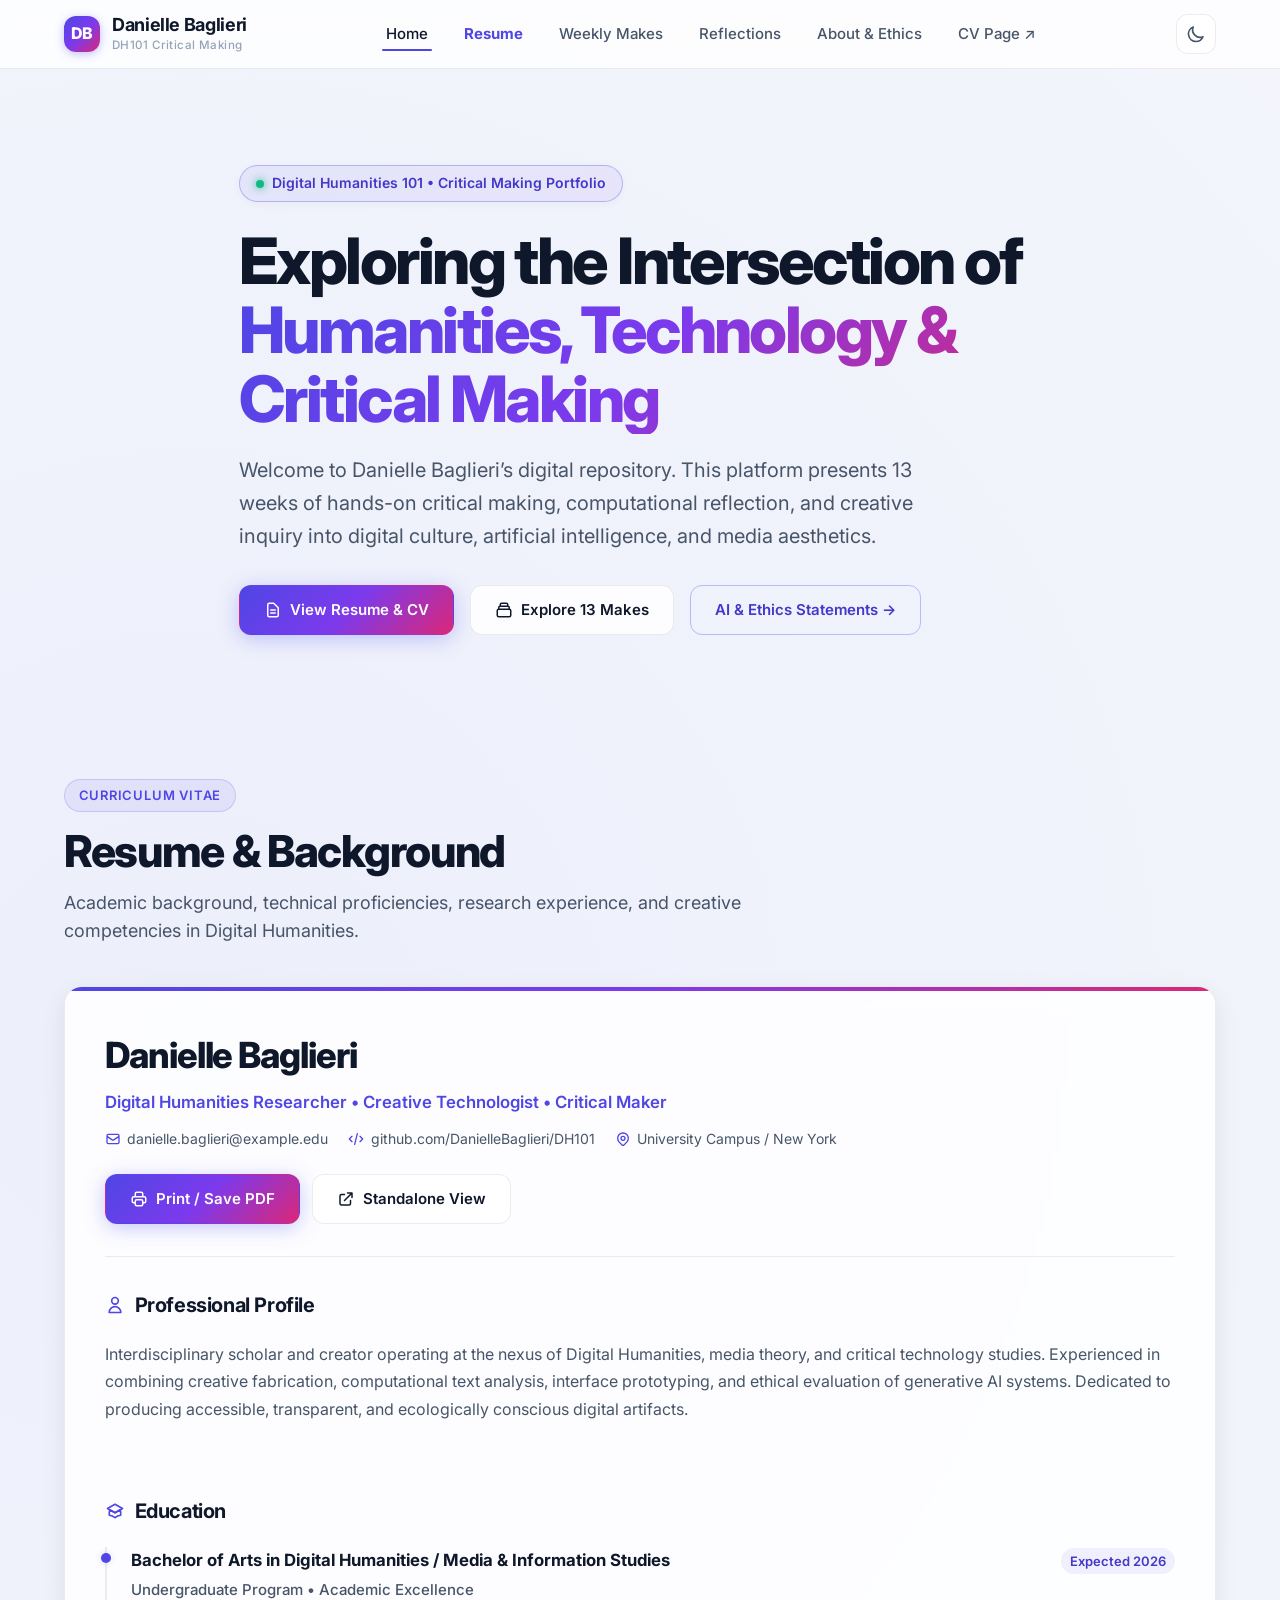
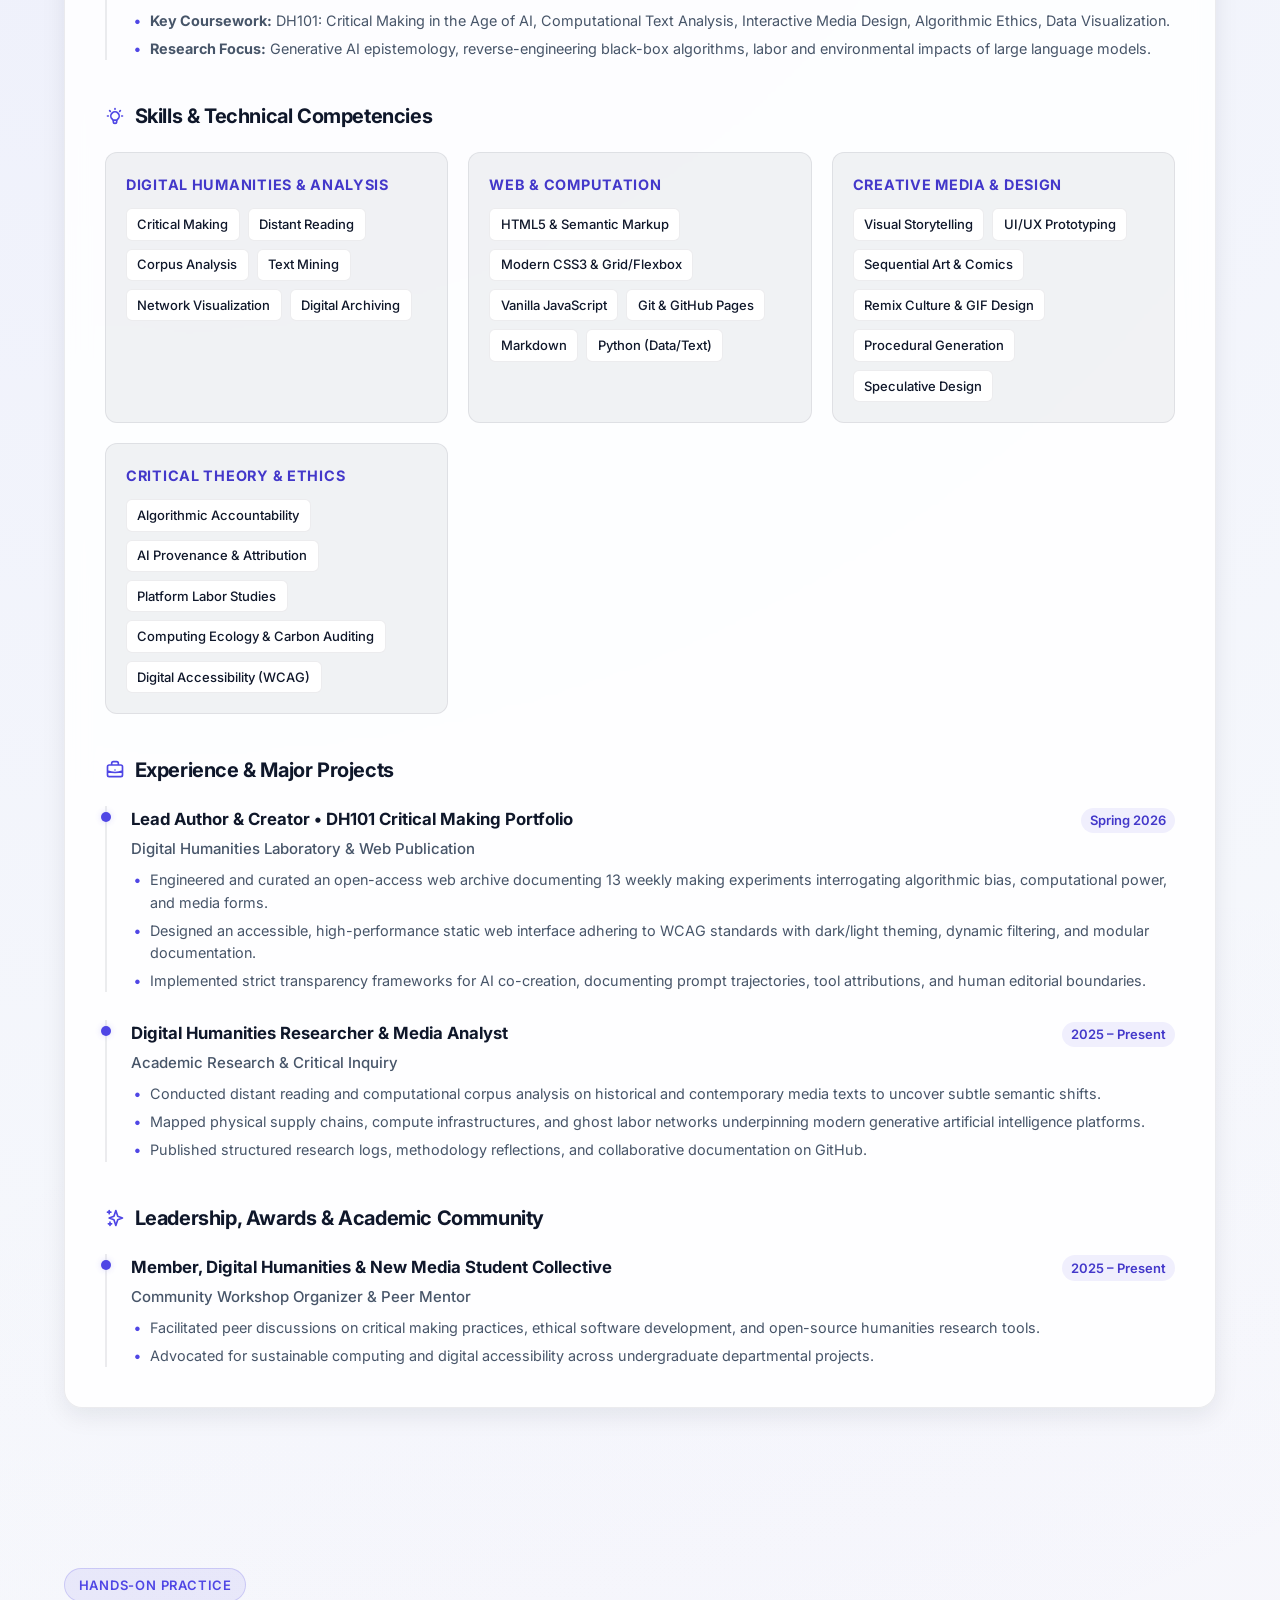
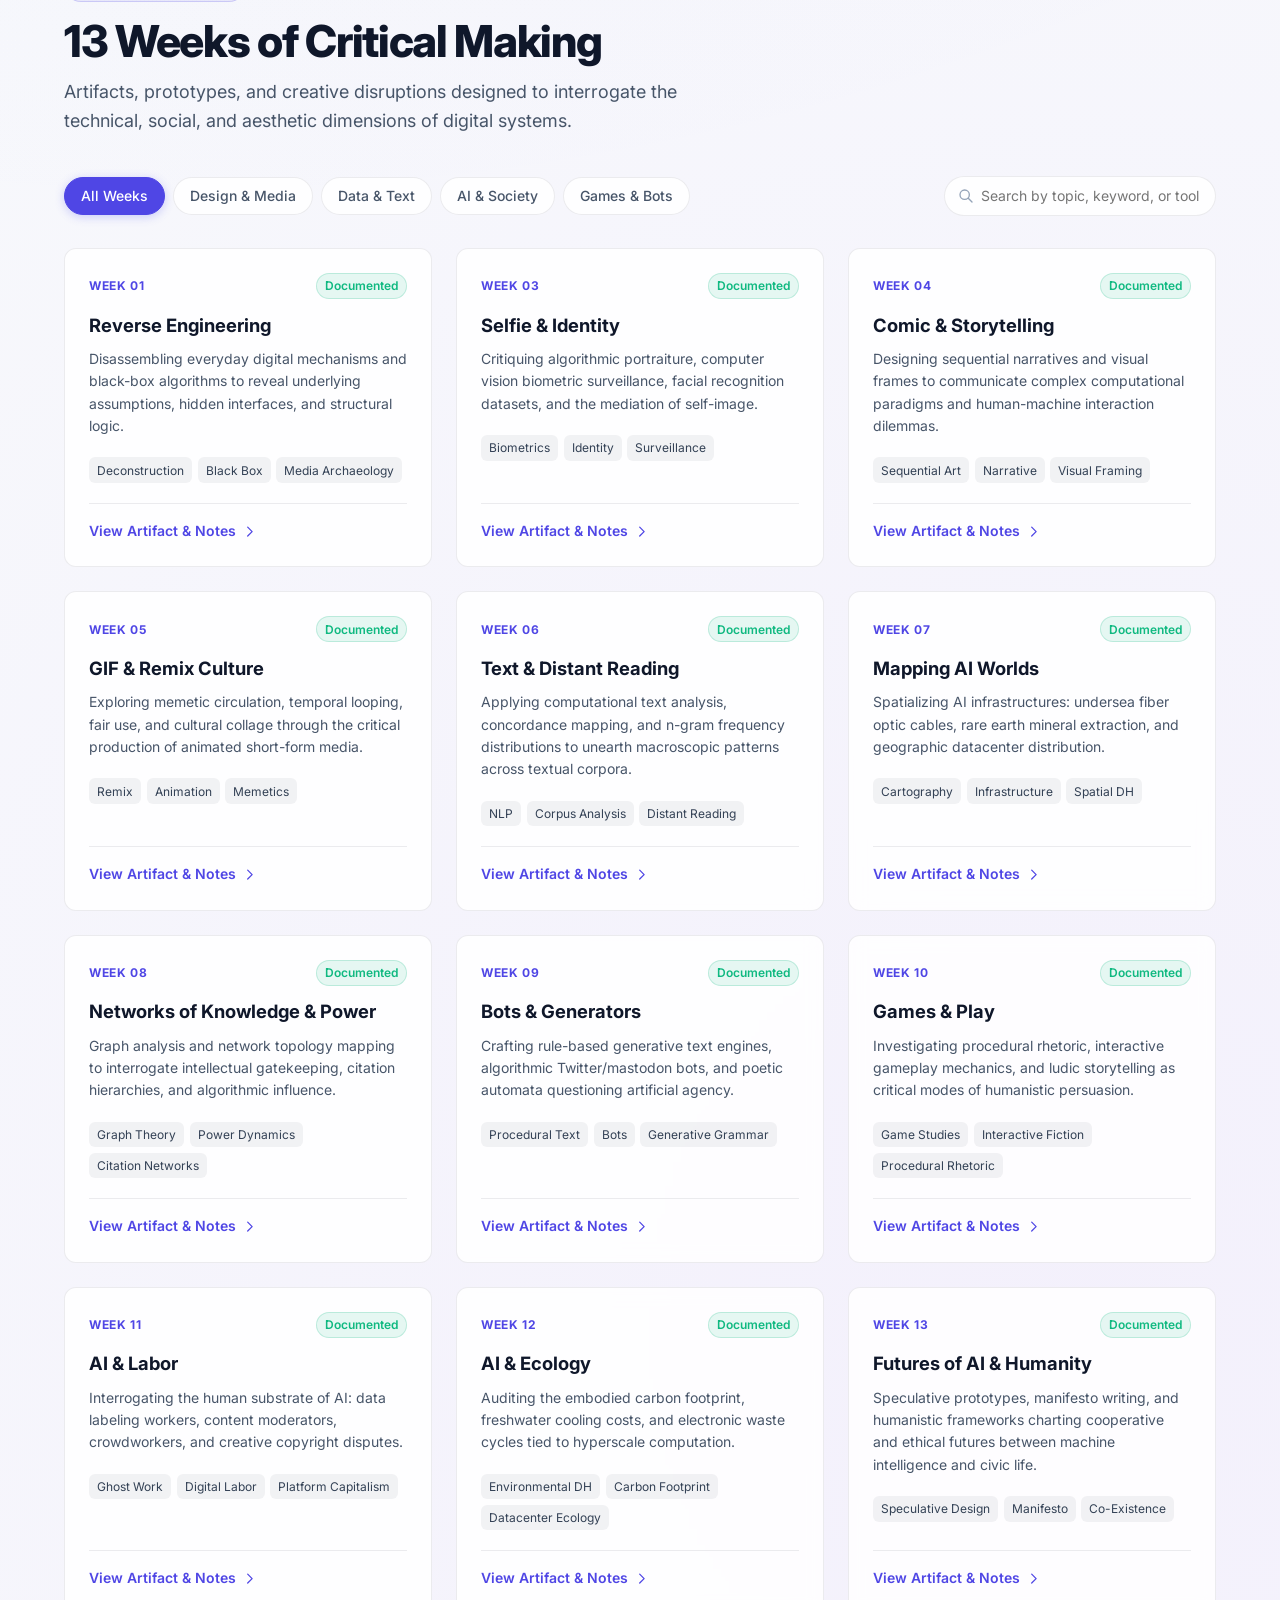
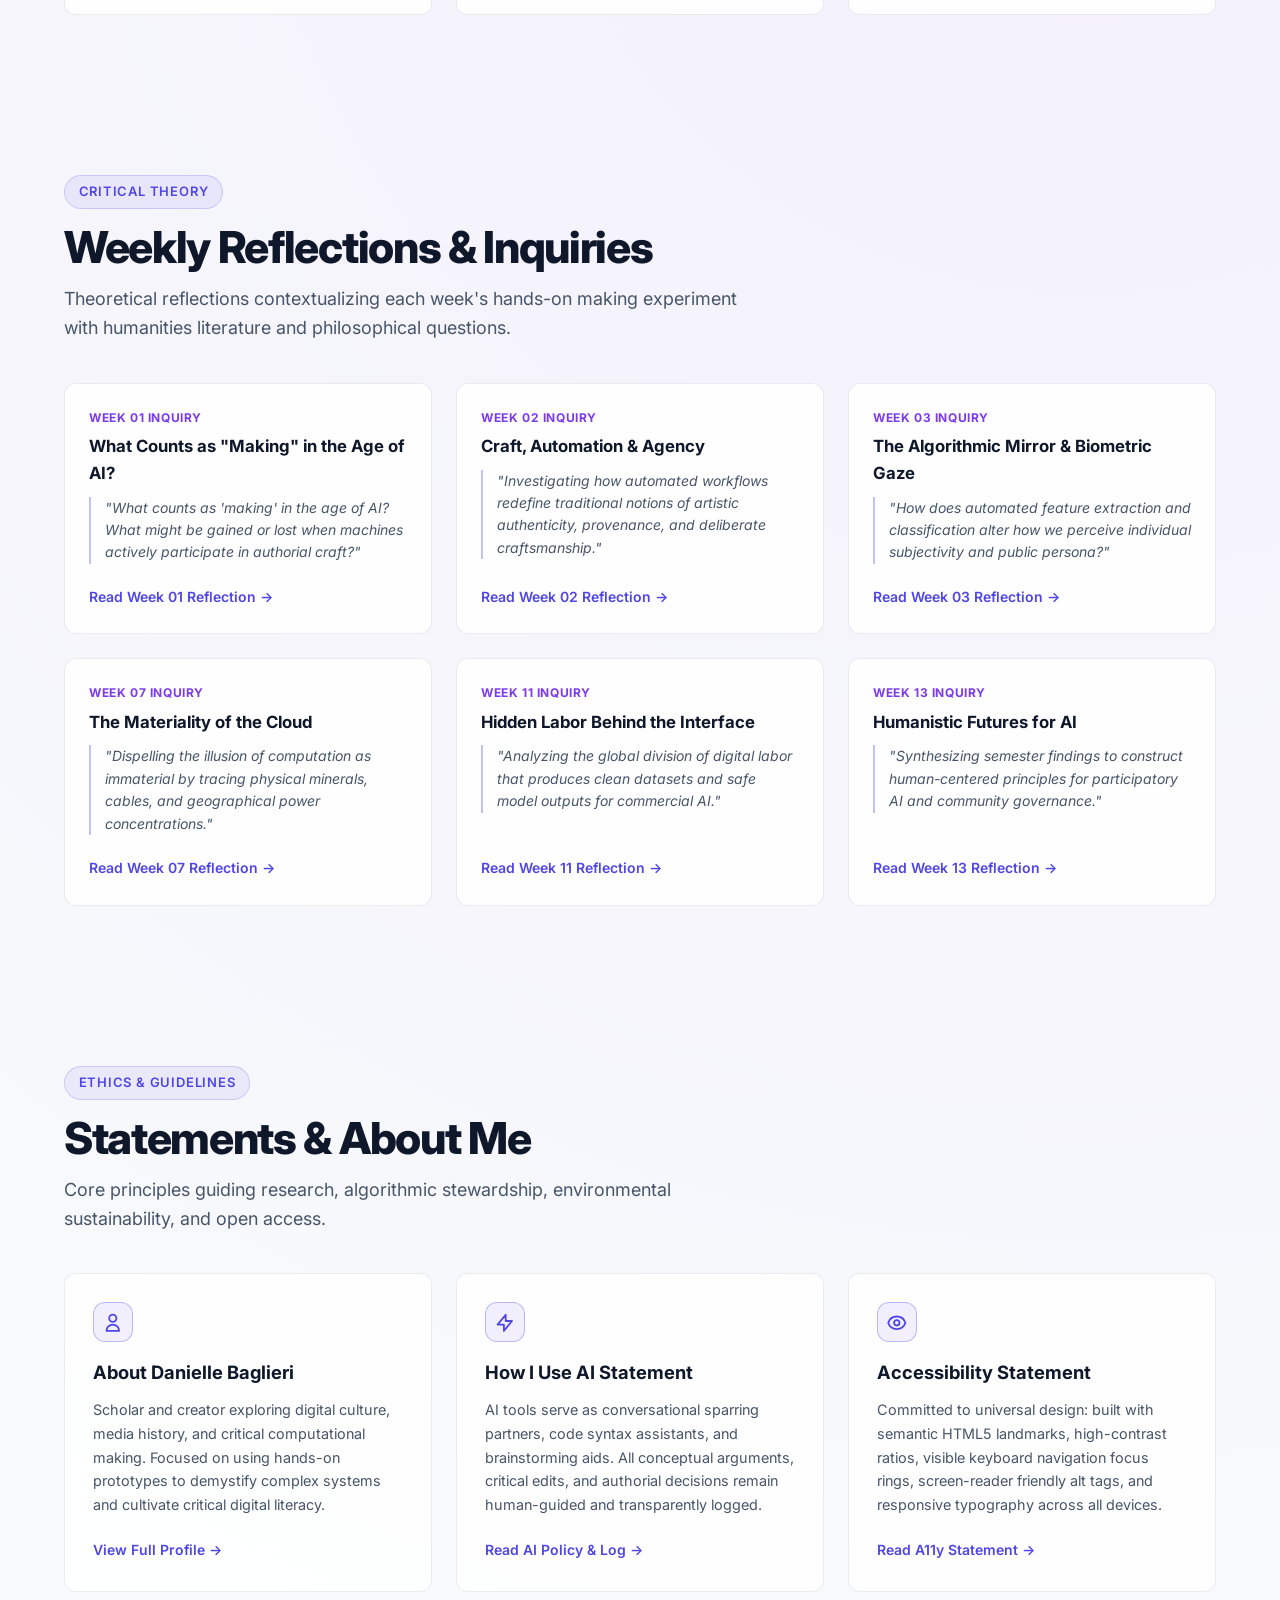
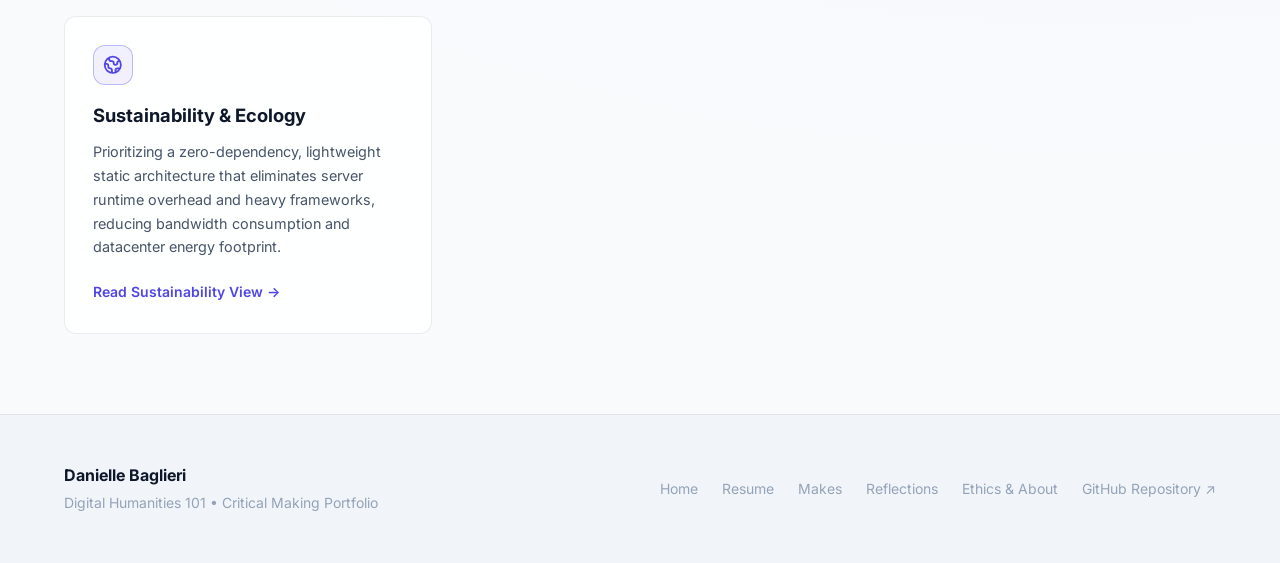
<file: index.html>
<!DOCTYPE html>
<html lang="en" data-theme="dark">
<head>
  <meta charset="UTF-8">
  <meta name="viewport" content="width=device-width, initial-scale=1.0">
  <meta name="description" content="Danielle Baglieri - Digital Humanities 101 Portfolio, Critical Making Projects, and Resume.">
  <meta name="author" content="Danielle Baglieri">
  <title>Danielle Baglieri | DH101 Portfolio & Resume</title>

  <!-- Google Fonts: Inter -->
  <link rel="preconnect" href="https://fonts.googleapis.com">
  <link rel="preconnect" href="https://fonts.gstatic.com" crossorigin>
  <link href="https://fonts.googleapis.com/css2?family=Inter:wght@400;500;600;700;800&family=JetBrains+Mono:wght@400;600&display=swap" rel="stylesheet">

  <!-- Core Stylesheet -->
  <link rel="stylesheet" href="css/style.css">
</head>
<body>

  <!-- Navigation Bar -->
  <header class="navbar">
    <div class="container navbar-inner">
      <a href="#hero" class="nav-brand" aria-label="Danielle Baglieri Homepage">
        <div class="nav-logo-mark">DB</div>
        <div class="nav-brand-text">
          <span class="nav-brand-name">Danielle Baglieri</span>
          <span class="nav-brand-tag">DH101 Critical Making</span>
        </div>
      </a>

      <nav>
        <ul class="nav-menu" id="nav-menu">
          <li><a href="#hero" class="nav-link active">Home</a></li>
          <li><a href="#resume" class="nav-link" style="color: var(--accent-primary); font-weight: 700;">Resume</a></li>
          <li><a href="#makes" class="nav-link">Weekly Makes</a></li>
          <li><a href="#reflections" class="nav-link">Reflections</a></li>
          <li><a href="#about" class="nav-link">About & Ethics</a></li>
          <li><a href="resume.html" class="nav-link" title="Open Standalone Printable Resume">CV Page ↗</a></li>
        </ul>
      </nav>

      <div class="nav-actions">
        <button id="theme-toggle" class="theme-toggle-btn" aria-label="Switch to light mode">
          <svg xmlns="http://www.w3.org/2000/svg" fill="none" viewBox="0 0 24 24" stroke="currentColor">
            <path stroke-linecap="round" stroke-linejoin="round" stroke-width="2" d="M12 3v1m0 16v1m9-9h-1M4 9H3m15.364 6.364l-.707-.707M6.343 6.343l-.707-.707m12.728 0l-.707.707M6.343 17.657l-.707.707M16 12a4 4 0 11-8 0 4 4 0 018 0z" />
          </svg>
        </button>

        <button id="mobile-menu-toggle" class="mobile-menu-toggle" aria-label="Toggle navigation menu" aria-expanded="false">
          <svg style="width: 1.25rem; height: 1.25rem;" fill="none" viewBox="0 0 24 24" stroke="currentColor">
            <path stroke-linecap="round" stroke-linejoin="round" stroke-width="2" d="M4 6h16M4 12h16M4 18h16" />
          </svg>
        </button>
      </div>
    </div>
  </header>

  <main>
    <!-- Hero Section -->
    <section class="section hero" id="hero">
      <div class="container hero-content">
        <div class="hero-badge">
          <span class="hero-badge-dot"></span>
          <span>Digital Humanities 101 • Critical Making Portfolio</span>
        </div>
        
        <h1 class="hero-title">
          Exploring the Intersection of <span class="gradient-text">Humanities, Technology & Critical Making</span>
        </h1>
        
        <p class="hero-description">
          Welcome to Danielle Baglieri’s digital repository. This platform presents 13 weeks of hands-on critical making, computational reflection, and creative inquiry into digital culture, artificial intelligence, and media aesthetics.
        </p>

        <div class="hero-actions">
          <a href="#resume" class="btn btn-primary">
            <svg fill="none" viewBox="0 0 24 24" stroke="currentColor">
              <path stroke-linecap="round" stroke-linejoin="round" stroke-width="2" d="M9 12h6m-6 4h6m2 5H7a2 2 0 01-2-2V5a2 2 0 012-2h5.586a1 1 0 01.707.293l5.414 5.414a1 1 0 01.293.707V19a2 2 0 01-2 2z" />
            </svg>
            View Resume & CV
          </a>
          <a href="#makes" class="btn btn-secondary">
            <svg fill="none" viewBox="0 0 24 24" stroke="currentColor">
              <path stroke-linecap="round" stroke-linejoin="round" stroke-width="2" d="M19 11H5m14 0a2 2 0 012 2v6a2 2 0 01-2 2H5a2 2 0 01-2-2v-6a2 2 0 012-2m14 0V9a2 2 0 00-2-2M5 11V9a2 2 0 012-2m0 0V5a2 2 0 012-2h6a2 2 0 012 2v2M7 7h10" />
            </svg>
            Explore 13 Makes
          </a>
          <a href="#about" class="btn btn-outline">
            AI & Ethics Statements →
          </a>
        </div>
      </div>
    </section>

    <!-- ======================================================================
         Resume Section
         ====================================================================== -->
    <section class="section" id="resume">
      <div class="container">
        <div class="section-header">
          <span class="section-tag">Curriculum Vitae</span>
          <h2 class="section-title">Resume & Background</h2>
          <p class="section-subtitle">
            Academic background, technical proficiencies, research experience, and creative competencies in Digital Humanities.
          </p>
        </div>

        <div class="resume-card" id="printable-resume">
          <!-- Resume Header Row -->
          <div class="resume-header-row">
            <div>
              <h3 class="resume-name">Danielle Baglieri</h3>
              <div class="resume-title-tag">Digital Humanities Researcher • Creative Technologist • Critical Maker</div>
              
              <div class="resume-contact-links">
                <span class="resume-contact-item">
                  <svg fill="none" viewBox="0 0 24 24" stroke="currentColor">
                    <path stroke-linecap="round" stroke-linejoin="round" stroke-width="2" d="M3 8l7.89 5.26a2 2 0 002.22 0L21 8M5 19h14a2 2 0 002-2V7a2 2 0 00-2-2H5a2 2 0 00-2 2v10a2 2 0 002 2z" />
                  </svg>
                  <a href="mailto:danielle.baglieri@example.edu" class="copy-email-btn" data-email="danielle.baglieri@example.edu" title="Click to copy email">danielle.baglieri@example.edu</a>
                </span>

                <span class="resume-contact-item">
                  <svg fill="none" viewBox="0 0 24 24" stroke="currentColor">
                    <path stroke-linecap="round" stroke-linejoin="round" stroke-width="2" d="M10 20l4-16m4 4l4 4-4 4M6 16l-4-4 4-4" />
                  </svg>
                  <a href="https://github.com/DanielleBaglieri/DH101" target="_blank" rel="noopener noreferrer">github.com/DanielleBaglieri/DH101</a>
                </span>

                <span class="resume-contact-item">
                  <svg fill="none" viewBox="0 0 24 24" stroke="currentColor">
                    <path stroke-linecap="round" stroke-linejoin="round" stroke-width="2" d="M17.657 16.657L13.414 20.9a1.998 1.998 0 01-2.827 0l-4.244-4.243a8 8 0 1111.314 0z" />
                    <path stroke-linecap="round" stroke-linejoin="round" stroke-width="2" d="M15 11a3 3 0 11-6 0 3 3 0 016 0z" />
                  </svg>
                  <span>University Campus / New York</span>
                </span>
              </div>
            </div>

            <!-- Resume Action Controls -->
            <div class="resume-action-buttons">
              <button id="print-resume-btn" class="btn btn-primary" title="Print this resume or save as PDF">
                <svg fill="none" viewBox="0 0 24 24" stroke="currentColor">
                  <path stroke-linecap="round" stroke-linejoin="round" stroke-width="2" d="M17 17h2a2 2 0 002-2v-4a2 2 0 00-2-2H5a2 2 0 00-2 2v4a2 2 0 002 2h2m2 4h6a2 2 0 002-2v-4a2 2 0 00-2-2H9a2 2 0 00-2 2v4a2 2 0 002 2zm8-12V5a2 2 0 00-2-2H9a2 2 0 00-2 2v4h10z" />
                </svg>
                Print / Save PDF
              </button>
              
              <a href="resume.html" class="btn btn-secondary" title="View standalone clean resume page">
                <svg fill="none" viewBox="0 0 24 24" stroke="currentColor">
                  <path stroke-linecap="round" stroke-linejoin="round" stroke-width="2" d="M10 6H6a2 2 0 00-2 2v10a2 2 0 002 2h10a2 2 0 002-2v-4M14 4h6m0 0v6m0-6L10 14" />
                </svg>
                Standalone View
              </a>
            </div>
          </div>

          <!-- Professional Summary -->
          <div class="resume-grid">
            <div>
              <h4 class="resume-section-heading">
                <svg fill="none" viewBox="0 0 24 24" stroke="currentColor">
                  <path stroke-linecap="round" stroke-linejoin="round" stroke-width="2" d="M16 7a4 4 0 11-8 0 4 4 0 018 0zM12 14a7 7 0 00-7 7h14a7 7 0 00-7-7z" />
                </svg>
                Professional Profile
              </h4>
              <p class="resume-summary-text">
                Interdisciplinary scholar and creator operating at the nexus of Digital Humanities, media theory, and critical technology studies. Experienced in combining creative fabrication, computational text analysis, interface prototyping, and ethical evaluation of generative AI systems. Dedicated to producing accessible, transparent, and ecologically conscious digital artifacts.
              </p>
            </div>

            <!-- Education -->
            <div>
              <h4 class="resume-section-heading">
                <svg fill="none" viewBox="0 0 24 24" stroke="currentColor">
                  <path stroke-linecap="round" stroke-linejoin="round" stroke-width="2" d="M12 14l9-5-9-5-9 5 9 5z" />
                  <path stroke-linecap="round" stroke-linejoin="round" stroke-width="2" d="M12 14l6.16-3.422a12.083 12.083 0 01.665 6.479A11.952 11.952 0 0012 20.055a11.952 11.952 0 00-6.824-2.998 12.078 12.078 0 01.665-6.479L12 14z" />
                </svg>
                Education
              </h4>
              <div class="resume-items">
                <div class="resume-item">
                  <div class="resume-item-top">
                    <span class="resume-item-title">Bachelor of Arts in Digital Humanities / Media & Information Studies</span>
                    <span class="resume-item-date">Expected 2026</span>
                  </div>
                  <div class="resume-item-subtitle">Undergraduate Program • Academic Excellence</div>
                  <ul class="resume-bullets">
                    <li><strong>Key Coursework:</strong> DH101: Critical Making in the Age of AI, Computational Text Analysis, Interactive Media Design, Algorithmic Ethics, Data Visualization.</li>
                    <li><strong>Research Focus:</strong> Generative AI epistemology, reverse-engineering black-box algorithms, labor and environmental impacts of large language models.</li>
                  </ul>
                </div>
              </div>
            </div>

            <!-- Skills Matrix -->
            <div>
              <h4 class="resume-section-heading">
                <svg fill="none" viewBox="0 0 24 24" stroke="currentColor">
                  <path stroke-linecap="round" stroke-linejoin="round" stroke-width="2" d="M9.663 17h4.673M12 3v1m6.364 1.636l-.707.707M21 12h-1M4 12H3m3.343-5.657l-.707-.707m2.828 9.9a5 5 0 117.072 0l-.548.547A3.374 3.374 0 0014 18.469V19a2 2 0 11-4 0v-.531c0-.895-.356-1.754-.988-2.386l-.548-.547z" />
                </svg>
                Skills & Technical Competencies
              </h4>

              <div class="skills-group-grid">
                <!-- Group 1 -->
                <div class="skill-category-card">
                  <div class="skill-category-title">
                    Digital Humanities & Analysis
                  </div>
                  <div class="skill-pills">
                    <span class="skill-pill">Critical Making</span>
                    <span class="skill-pill">Distant Reading</span>
                    <span class="skill-pill">Corpus Analysis</span>
                    <span class="skill-pill">Text Mining</span>
                    <span class="skill-pill">Network Visualization</span>
                    <span class="skill-pill">Digital Archiving</span>
                  </div>
                </div>

                <!-- Group 2 -->
                <div class="skill-category-card">
                  <div class="skill-category-title">
                    Web & Computation
                  </div>
                  <div class="skill-pills">
                    <span class="skill-pill">HTML5 & Semantic Markup</span>
                    <span class="skill-pill">Modern CSS3 & Grid/Flexbox</span>
                    <span class="skill-pill">Vanilla JavaScript</span>
                    <span class="skill-pill">Git & GitHub Pages</span>
                    <span class="skill-pill">Markdown</span>
                    <span class="skill-pill">Python (Data/Text)</span>
                  </div>
                </div>

                <!-- Group 3 -->
                <div class="skill-category-card">
                  <div class="skill-category-title">
                    Creative Media & Design
                  </div>
                  <div class="skill-pills">
                    <span class="skill-pill">Visual Storytelling</span>
                    <span class="skill-pill">UI/UX Prototyping</span>
                    <span class="skill-pill">Sequential Art & Comics</span>
                    <span class="skill-pill">Remix Culture & GIF Design</span>
                    <span class="skill-pill">Procedural Generation</span>
                    <span class="skill-pill">Speculative Design</span>
                  </div>
                </div>

                <!-- Group 4 -->
                <div class="skill-category-card">
                  <div class="skill-category-title">
                    Critical Theory & Ethics
                  </div>
                  <div class="skill-pills">
                    <span class="skill-pill">Algorithmic Accountability</span>
                    <span class="skill-pill">AI Provenance & Attribution</span>
                    <span class="skill-pill">Platform Labor Studies</span>
                    <span class="skill-pill">Computing Ecology & Carbon Auditing</span>
                    <span class="skill-pill">Digital Accessibility (WCAG)</span>
                  </div>
                </div>
              </div>
            </div>

            <!-- Experience & Academic Projects -->
            <div>
              <h4 class="resume-section-heading">
                <svg fill="none" viewBox="0 0 24 24" stroke="currentColor">
                  <path stroke-linecap="round" stroke-linejoin="round" stroke-width="2" d="M21 13.255A23.931 23.931 0 0112 15c-3.183 0-6.22-.62-9-1.745M16 6V4a2 2 0 00-2-2h-4a2 2 0 00-2 2v2m4 6h.01M5 20h14a2 2 0 002-2V8a2 2 0 00-2-2H5a2 2 0 00-2 2v10a2 2 0 002 2z" />
                </svg>
                Experience & Major Projects
              </h4>
              <div class="resume-items">
                <div class="resume-item">
                  <div class="resume-item-top">
                    <span class="resume-item-title">Lead Author & Creator • DH101 Critical Making Portfolio</span>
                    <span class="resume-item-date">Spring 2026</span>
                  </div>
                  <div class="resume-item-subtitle">Digital Humanities Laboratory & Web Publication</div>
                  <ul class="resume-bullets">
                    <li>Engineered and curated an open-access web archive documenting 13 weekly making experiments interrogating algorithmic bias, computational power, and media forms.</li>
                    <li>Designed an accessible, high-performance static web interface adhering to WCAG standards with dark/light theming, dynamic filtering, and modular documentation.</li>
                    <li>Implemented strict transparency frameworks for AI co-creation, documenting prompt trajectories, tool attributions, and human editorial boundaries.</li>
                  </ul>
                </div>

                <div class="resume-item">
                  <div class="resume-item-top">
                    <span class="resume-item-title">Digital Humanities Researcher & Media Analyst</span>
                    <span class="resume-item-date">2025 – Present</span>
                  </div>
                  <div class="resume-item-subtitle">Academic Research & Critical Inquiry</div>
                  <ul class="resume-bullets">
                    <li>Conducted distant reading and computational corpus analysis on historical and contemporary media texts to uncover subtle semantic shifts.</li>
                    <li>Mapped physical supply chains, compute infrastructures, and ghost labor networks underpinning modern generative artificial intelligence platforms.</li>
                    <li>Published structured research logs, methodology reflections, and collaborative documentation on GitHub.</li>
                  </ul>
                </div>
              </div>
            </div>

            <!-- Leadership, Service & Memberships -->
            <div>
              <h4 class="resume-section-heading">
                <svg fill="none" viewBox="0 0 24 24" stroke="currentColor">
                  <path stroke-linecap="round" stroke-linejoin="round" stroke-width="2" d="M5 3v4M3 5h4M6 17v4m-2-2h4m5-16l2.286 6.857L21 12l-5.714 2.143L13 21l-2.286-6.857L5 12l5.714-2.143L13 3z" />
                </svg>
                Leadership, Awards & Academic Community
              </h4>
              <div class="resume-items">
                <div class="resume-item">
                  <div class="resume-item-top">
                    <span class="resume-item-title">Member, Digital Humanities & New Media Student Collective</span>
                    <span class="resume-item-date">2025 – Present</span>
                  </div>
                  <div class="resume-item-subtitle">Community Workshop Organizer & Peer Mentor</div>
                  <ul class="resume-bullets">
                    <li>Facilitated peer discussions on critical making practices, ethical software development, and open-source humanities research tools.</li>
                    <li>Advocated for sustainable computing and digital accessibility across undergraduate departmental projects.</li>
                  </ul>
                </div>
              </div>
            </div>

          </div>
        </div>
      </div>
    </section>

    <!-- ======================================================================
         Weekly Makes Gallery Section
         ====================================================================== -->
    <section class="section" id="makes">
      <div class="container">
        <div class="section-header">
          <span class="section-tag">Hands-On Practice</span>
          <h2 class="section-title">13 Weeks of Critical Making</h2>
          <p class="section-subtitle">
            Artifacts, prototypes, and creative disruptions designed to interrogate the technical, social, and aesthetic dimensions of digital systems.
          </p>
        </div>

        <!-- Filter and Search Controls -->
        <div class="filter-bar">
          <div class="filter-pills">
            <button class="filter-btn active" data-filter="all">All Weeks</button>
            <button class="filter-btn" data-filter="making">Design & Media</button>
            <button class="filter-btn" data-filter="data">Data & Text</button>
            <button class="filter-btn" data-filter="ethics">AI & Society</button>
            <button class="filter-btn" data-filter="games">Games & Bots</button>
          </div>

          <div class="search-input-wrapper">
            <svg fill="none" viewBox="0 0 24 24" stroke="currentColor">
              <path stroke-linecap="round" stroke-linejoin="round" stroke-width="2" d="M21 21l-6-6m2-5a7 7 0 11-14 0 7 7 0 0114 0z" />
            </svg>
            <input type="text" id="makes-search" class="search-input" placeholder="Search by topic, keyword, or tool..." aria-label="Search weekly makes">
          </div>
        </div>

        <!-- Cards Grid -->
        <div class="makes-grid" id="makes-grid">
          
          <!-- Week 1 -->
          <article class="make-card" data-category="making">
            <div>
              <div class="make-card-header">
                <span class="make-week-tag">Week 01</span>
                <span class="make-status-badge">Documented</span>
              </div>
              <h3 class="make-title">Reverse Engineering</h3>
              <p class="make-desc">
                Disassembling everyday digital mechanisms and black-box algorithms to reveal underlying assumptions, hidden interfaces, and structural logic.
              </p>
              <div class="make-tags">
                <span class="make-tag-pill">Deconstruction</span>
                <span class="make-tag-pill">Black Box</span>
                <span class="make-tag-pill">Media Archaeology</span>
              </div>
            </div>
            <div class="make-card-footer">
              <button class="btn-text view-make-details-btn" data-week-file="week01.md">
                View Artifact & Notes
                <svg fill="none" viewBox="0 0 24 24" stroke="currentColor">
                  <path stroke-linecap="round" stroke-linejoin="round" stroke-width="2" d="M9 5l7 7-7 7" />
                </svg>
              </button>
            </div>
          </article>

          <!-- Week 3 -->
          <article class="make-card" data-category="making ethics">
            <div>
              <div class="make-card-header">
                <span class="make-week-tag">Week 03</span>
                <span class="make-status-badge">Documented</span>
              </div>
              <h3 class="make-title">Selfie & Identity</h3>
              <p class="make-desc">
                Critiquing algorithmic portraiture, computer vision biometric surveillance, facial recognition datasets, and the mediation of self-image.
              </p>
              <div class="make-tags">
                <span class="make-tag-pill">Biometrics</span>
                <span class="make-tag-pill">Identity</span>
                <span class="make-tag-pill">Surveillance</span>
              </div>
            </div>
            <div class="make-card-footer">
              <button class="btn-text view-make-details-btn" data-week-file="week03.md">
                View Artifact & Notes
                <svg fill="none" viewBox="0 0 24 24" stroke="currentColor">
                  <path stroke-linecap="round" stroke-linejoin="round" stroke-width="2" d="M9 5l7 7-7 7" />
                </svg>
              </button>
            </div>
          </article>

          <!-- Week 4 -->
          <article class="make-card" data-category="making">
            <div>
              <div class="make-card-header">
                <span class="make-week-tag">Week 04</span>
                <span class="make-status-badge">Documented</span>
              </div>
              <h3 class="make-title">Comic & Storytelling</h3>
              <p class="make-desc">
                Designing sequential narratives and visual frames to communicate complex computational paradigms and human-machine interaction dilemmas.
              </p>
              <div class="make-tags">
                <span class="make-tag-pill">Sequential Art</span>
                <span class="make-tag-pill">Narrative</span>
                <span class="make-tag-pill">Visual Framing</span>
              </div>
            </div>
            <div class="make-card-footer">
              <button class="btn-text view-make-details-btn" data-week-file="week04.md">
                View Artifact & Notes
                <svg fill="none" viewBox="0 0 24 24" stroke="currentColor">
                  <path stroke-linecap="round" stroke-linejoin="round" stroke-width="2" d="M9 5l7 7-7 7" />
                </svg>
              </button>
            </div>
          </article>

          <!-- Week 5 -->
          <article class="make-card" data-category="making">
            <div>
              <div class="make-card-header">
                <span class="make-week-tag">Week 05</span>
                <span class="make-status-badge">Documented</span>
              </div>
              <h3 class="make-title">GIF & Remix Culture</h3>
              <p class="make-desc">
                Exploring memetic circulation, temporal looping, fair use, and cultural collage through the critical production of animated short-form media.
              </p>
              <div class="make-tags">
                <span class="make-tag-pill">Remix</span>
                <span class="make-tag-pill">Animation</span>
                <span class="make-tag-pill">Memetics</span>
              </div>
            </div>
            <div class="make-card-footer">
              <button class="btn-text view-make-details-btn" data-week-file="week05.md">
                View Artifact & Notes
                <svg fill="none" viewBox="0 0 24 24" stroke="currentColor">
                  <path stroke-linecap="round" stroke-linejoin="round" stroke-width="2" d="M9 5l7 7-7 7" />
                </svg>
              </button>
            </div>
          </article>

          <!-- Week 6 -->
          <article class="make-card" data-category="data">
            <div>
              <div class="make-card-header">
                <span class="make-week-tag">Week 06</span>
                <span class="make-status-badge">Documented</span>
              </div>
              <h3 class="make-title">Text & Distant Reading</h3>
              <p class="make-desc">
                Applying computational text analysis, concordance mapping, and n-gram frequency distributions to unearth macroscopic patterns across textual corpora.
              </p>
              <div class="make-tags">
                <span class="make-tag-pill">NLP</span>
                <span class="make-tag-pill">Corpus Analysis</span>
                <span class="make-tag-pill">Distant Reading</span>
              </div>
            </div>
            <div class="make-card-footer">
              <button class="btn-text view-make-details-btn" data-week-file="week06.md">
                View Artifact & Notes
                <svg fill="none" viewBox="0 0 24 24" stroke="currentColor">
                  <path stroke-linecap="round" stroke-linejoin="round" stroke-width="2" d="M9 5l7 7-7 7" />
                </svg>
              </button>
            </div>
          </article>

          <!-- Week 7 -->
          <article class="make-card" data-category="data ethics">
            <div>
              <div class="make-card-header">
                <span class="make-week-tag">Week 07</span>
                <span class="make-status-badge">Documented</span>
              </div>
              <h3 class="make-title">Mapping AI Worlds</h3>
              <p class="make-desc">
                Spatializing AI infrastructures: undersea fiber optic cables, rare earth mineral extraction, and geographic datacenter distribution.
              </p>
              <div class="make-tags">
                <span class="make-tag-pill">Cartography</span>
                <span class="make-tag-pill">Infrastructure</span>
                <span class="make-tag-pill">Spatial DH</span>
              </div>
            </div>
            <div class="make-card-footer">
              <button class="btn-text view-make-details-btn" data-week-file="week07.md">
                View Artifact & Notes
                <svg fill="none" viewBox="0 0 24 24" stroke="currentColor">
                  <path stroke-linecap="round" stroke-linejoin="round" stroke-width="2" d="M9 5l7 7-7 7" />
                </svg>
              </button>
            </div>
          </article>

          <!-- Week 8 -->
          <article class="make-card" data-category="data ethics">
            <div>
              <div class="make-card-header">
                <span class="make-week-tag">Week 08</span>
                <span class="make-status-badge">Documented</span>
              </div>
              <h3 class="make-title">Networks of Knowledge & Power</h3>
              <p class="make-desc">
                Graph analysis and network topology mapping to interrogate intellectual gatekeeping, citation hierarchies, and algorithmic influence.
              </p>
              <div class="make-tags">
                <span class="make-tag-pill">Graph Theory</span>
                <span class="make-tag-pill">Power Dynamics</span>
                <span class="make-tag-pill">Citation Networks</span>
              </div>
            </div>
            <div class="make-card-footer">
              <button class="btn-text view-make-details-btn" data-week-file="week08.md">
                View Artifact & Notes
                <svg fill="none" viewBox="0 0 24 24" stroke="currentColor">
                  <path stroke-linecap="round" stroke-linejoin="round" stroke-width="2" d="M9 5l7 7-7 7" />
                </svg>
              </button>
            </div>
          </article>

          <!-- Week 9 -->
          <article class="make-card" data-category="games">
            <div>
              <div class="make-card-header">
                <span class="make-week-tag">Week 09</span>
                <span class="make-status-badge">Documented</span>
              </div>
              <h3 class="make-title">Bots & Generators</h3>
              <p class="make-desc">
                Crafting rule-based generative text engines, algorithmic Twitter/mastodon bots, and poetic automata questioning artificial agency.
              </p>
              <div class="make-tags">
                <span class="make-tag-pill">Procedural Text</span>
                <span class="make-tag-pill">Bots</span>
                <span class="make-tag-pill">Generative Grammar</span>
              </div>
            </div>
            <div class="make-card-footer">
              <button class="btn-text view-make-details-btn" data-week-file="week09.md">
                View Artifact & Notes
                <svg fill="none" viewBox="0 0 24 24" stroke="currentColor">
                  <path stroke-linecap="round" stroke-linejoin="round" stroke-width="2" d="M9 5l7 7-7 7" />
                </svg>
              </button>
            </div>
          </article>

          <!-- Week 10 -->
          <article class="make-card" data-category="games">
            <div>
              <div class="make-card-header">
                <span class="make-week-tag">Week 10</span>
                <span class="make-status-badge">Documented</span>
              </div>
              <h3 class="make-title">Games & Play</h3>
              <p class="make-desc">
                Investigating procedural rhetoric, interactive gameplay mechanics, and ludic storytelling as critical modes of humanistic persuasion.
              </p>
              <div class="make-tags">
                <span class="make-tag-pill">Game Studies</span>
                <span class="make-tag-pill">Interactive Fiction</span>
                <span class="make-tag-pill">Procedural Rhetoric</span>
              </div>
            </div>
            <div class="make-card-footer">
              <button class="btn-text view-make-details-btn" data-week-file="week10.md">
                View Artifact & Notes
                <svg fill="none" viewBox="0 0 24 24" stroke="currentColor">
                  <path stroke-linecap="round" stroke-linejoin="round" stroke-width="2" d="M9 5l7 7-7 7" />
                </svg>
              </button>
            </div>
          </article>

          <!-- Week 11 -->
          <article class="make-card" data-category="ethics">
            <div>
              <div class="make-card-header">
                <span class="make-week-tag">Week 11</span>
                <span class="make-status-badge">Documented</span>
              </div>
              <h3 class="make-title">AI & Labor</h3>
              <p class="make-desc">
                Interrogating the human substrate of AI: data labeling workers, content moderators, crowdworkers, and creative copyright disputes.
              </p>
              <div class="make-tags">
                <span class="make-tag-pill">Ghost Work</span>
                <span class="make-tag-pill">Digital Labor</span>
                <span class="make-tag-pill">Platform Capitalism</span>
              </div>
            </div>
            <div class="make-card-footer">
              <button class="btn-text view-make-details-btn" data-week-file="week11.md">
                View Artifact & Notes
                <svg fill="none" viewBox="0 0 24 24" stroke="currentColor">
                  <path stroke-linecap="round" stroke-linejoin="round" stroke-width="2" d="M9 5l7 7-7 7" />
                </svg>
              </button>
            </div>
          </article>

          <!-- Week 12 -->
          <article class="make-card" data-category="ethics">
            <div>
              <div class="make-card-header">
                <span class="make-week-tag">Week 12</span>
                <span class="make-status-badge">Documented</span>
              </div>
              <h3 class="make-title">AI & Ecology</h3>
              <p class="make-desc">
                Auditing the embodied carbon footprint, freshwater cooling costs, and electronic waste cycles tied to hyperscale computation.
              </p>
              <div class="make-tags">
                <span class="make-tag-pill">Environmental DH</span>
                <span class="make-tag-pill">Carbon Footprint</span>
                <span class="make-tag-pill">Datacenter Ecology</span>
              </div>
            </div>
            <div class="make-card-footer">
              <button class="btn-text view-make-details-btn" data-week-file="week12.md">
                View Artifact & Notes
                <svg fill="none" viewBox="0 0 24 24" stroke="currentColor">
                  <path stroke-linecap="round" stroke-linejoin="round" stroke-width="2" d="M9 5l7 7-7 7" />
                </svg>
              </button>
            </div>
          </article>

          <!-- Week 13 -->
          <article class="make-card" data-category="ethics making">
            <div>
              <div class="make-card-header">
                <span class="make-week-tag">Week 13</span>
                <span class="make-status-badge">Documented</span>
              </div>
              <h3 class="make-title">Futures of AI & Humanity</h3>
              <p class="make-desc">
                Speculative prototypes, manifesto writing, and humanistic frameworks charting cooperative and ethical futures between machine intelligence and civic life.
              </p>
              <div class="make-tags">
                <span class="make-tag-pill">Speculative Design</span>
                <span class="make-tag-pill">Manifesto</span>
                <span class="make-tag-pill">Co-Existence</span>
              </div>
            </div>
            <div class="make-card-footer">
              <button class="btn-text view-make-details-btn" data-week-file="week13.md">
                View Artifact & Notes
                <svg fill="none" viewBox="0 0 24 24" stroke="currentColor">
                  <path stroke-linecap="round" stroke-linejoin="round" stroke-width="2" d="M9 5l7 7-7 7" />
                </svg>
              </button>
            </div>
          </article>

        </div>
      </div>
    </section>

    <!-- ======================================================================
         Reflections Hub Section
         ====================================================================== -->
    <section class="section" id="reflections">
      <div class="container">
        <div class="section-header">
          <span class="section-tag">Critical Theory</span>
          <h2 class="section-title">Weekly Reflections & Inquiries</h2>
          <p class="section-subtitle">
            Theoretical reflections contextualizing each week's hands-on making experiment with humanities literature and philosophical questions.
          </p>
        </div>

        <div class="reflections-grid">
          
          <article class="reflection-card">
            <span class="reflection-week">Week 01 Inquiry</span>
            <h3 class="reflection-prompt-title">What Counts as "Making" in the Age of AI?</h3>
            <p class="reflection-prompt-quote">
              "What counts as 'making' in the age of AI? What might be gained or lost when machines actively participate in authorial craft?"
            </p>
            <div style="margin-top: auto;">
              <a href="reflections/week01.md" class="btn-text">
                Read Week 01 Reflection →
              </a>
            </div>
          </article>

          <article class="reflection-card">
            <span class="reflection-week">Week 02 Inquiry</span>
            <h3 class="reflection-prompt-title">Craft, Automation & Agency</h3>
            <p class="reflection-prompt-quote">
              "Investigating how automated workflows redefine traditional notions of artistic authenticity, provenance, and deliberate craftsmanship."
            </p>
            <div style="margin-top: auto;">
              <a href="reflections/week02.md" class="btn-text">
                Read Week 02 Reflection →
              </a>
            </div>
          </article>

          <article class="reflection-card">
            <span class="reflection-week">Week 03 Inquiry</span>
            <h3 class="reflection-prompt-title">The Algorithmic Mirror & Biometric Gaze</h3>
            <p class="reflection-prompt-quote">
              "How does automated feature extraction and classification alter how we perceive individual subjectivity and public persona?"
            </p>
            <div style="margin-top: auto;">
              <a href="reflections/week03.md" class="btn-text">
                Read Week 03 Reflection →
              </a>
            </div>
          </article>

          <article class="reflection-card">
            <span class="reflection-week">Week 07 Inquiry</span>
            <h3 class="reflection-prompt-title">The Materiality of the Cloud</h3>
            <p class="reflection-prompt-quote">
              "Dispelling the illusion of computation as immaterial by tracing physical minerals, cables, and geographical power concentrations."
            </p>
            <div style="margin-top: auto;">
              <a href="reflections/week07.md" class="btn-text">
                Read Week 07 Reflection →
              </a>
            </div>
          </article>

          <article class="reflection-card">
            <span class="reflection-week">Week 11 Inquiry</span>
            <h3 class="reflection-prompt-title">Hidden Labor Behind the Interface</h3>
            <p class="reflection-prompt-quote">
              "Analyzing the global division of digital labor that produces clean datasets and safe model outputs for commercial AI."
            </p>
            <div style="margin-top: auto;">
              <a href="reflections/week11.md" class="btn-text">
                Read Week 11 Reflection →
              </a>
            </div>
          </article>

          <article class="reflection-card">
            <span class="reflection-week">Week 13 Inquiry</span>
            <h3 class="reflection-prompt-title">Humanistic Futures for AI</h3>
            <p class="reflection-prompt-quote">
              "Synthesizing semester findings to construct human-centered principles for participatory AI and community governance."
            </p>
            <div style="margin-top: auto;">
              <a href="reflections/week13.md" class="btn-text">
                Read Week 13 Reflection →
              </a>
            </div>
          </article>

        </div>
      </div>
    </section>

    <!-- ======================================================================
         Statements & About Section
         ====================================================================== -->
    <section class="section" id="about">
      <div class="container">
        <div class="section-header">
          <span class="section-tag">Ethics & Guidelines</span>
          <h2 class="section-title">Statements & About Me</h2>
          <p class="section-subtitle">
            Core principles guiding research, algorithmic stewardship, environmental sustainability, and open access.
          </p>
        </div>

        <div class="statements-grid">
          
          <!-- Card: About Me -->
          <article class="statement-card">
            <div class="statement-icon">
              <svg fill="none" viewBox="0 0 24 24" stroke="currentColor">
                <path stroke-linecap="round" stroke-linejoin="round" stroke-width="2" d="M16 7a4 4 0 11-8 0 4 4 0 018 0zM12 14a7 7 0 00-7 7h14a7 7 0 00-7-7z" />
              </svg>
            </div>
            <h3 class="statement-title">About Danielle Baglieri</h3>
            <p class="statement-desc">
              Scholar and creator exploring digital culture, media history, and critical computational making. Focused on using hands-on prototypes to demystify complex systems and cultivate critical digital literacy.
            </p>
            <div style="margin-top: 1.25rem;">
              <a href="pages/about.md" class="btn-text">View Full Profile →</a>
            </div>
          </article>

          <!-- Card: How I Use AI -->
          <article class="statement-card">
            <div class="statement-icon">
              <svg fill="none" viewBox="0 0 24 24" stroke="currentColor">
                <path stroke-linecap="round" stroke-linejoin="round" stroke-width="2" d="M13 10V3L4 14h7v7l9-11h-7z" />
              </svg>
            </div>
            <h3 class="statement-title">How I Use AI Statement</h3>
            <p class="statement-desc">
              AI tools serve as conversational sparring partners, code syntax assistants, and brainstorming aids. All conceptual arguments, critical edits, and authorial decisions remain human-guided and transparently logged.
            </p>
            <div style="margin-top: 1.25rem;">
              <a href="pages/how-i-use-ai.md" class="btn-text">Read AI Policy & Log →</a>
            </div>
          </article>

          <!-- Card: Accessibility -->
          <article class="statement-card">
            <div class="statement-icon">
              <svg fill="none" viewBox="0 0 24 24" stroke="currentColor">
                <path stroke-linecap="round" stroke-linejoin="round" stroke-width="2" d="M15 12a3 3 0 11-6 0 3 3 0 016 0z" />
                <path stroke-linecap="round" stroke-linejoin="round" stroke-width="2" d="M2.458 12C3.732 7.943 7.523 5 12 5c4.478 0 8.268 2.943 9.542 7-1.274 4.057-5.064 7-9.542 7-4.477 0-8.268-2.943-9.542-7z" />
              </svg>
            </div>
            <h3 class="statement-title">Accessibility Statement</h3>
            <p class="statement-desc">
              Committed to universal design: built with semantic HTML5 landmarks, high-contrast ratios, visible keyboard navigation focus rings, screen-reader friendly alt tags, and responsive typography across all devices.
            </p>
            <div style="margin-top: 1.25rem;">
              <a href="pages/accessibility.md" class="btn-text">Read A11y Statement →</a>
            </div>
          </article>

          <!-- Card: Sustainability -->
          <article class="statement-card">
            <div class="statement-icon">
              <svg fill="none" viewBox="0 0 24 24" stroke="currentColor">
                <path stroke-linecap="round" stroke-linejoin="round" stroke-width="2" d="M3.055 11H5a2 2 0 012 2v1a2 2 0 002 2 2 2 0 012 2v2.945M8 3.935V5.5A2.5 2.5 0 0010.5 8h.5a2 2 0 012 2 2 2 0 104 0 2 2 0 012-2h1.064M15 20.488V18a2 2 0 012-2h3.064M21 12a9 9 0 11-18 0 9 9 0 0118 0z" />
              </svg>
            </div>
            <h3 class="statement-title">Sustainability & Ecology</h3>
            <p class="statement-desc">
              Prioritizing a zero-dependency, lightweight static architecture that eliminates server runtime overhead and heavy frameworks, reducing bandwidth consumption and datacenter energy footprint.
            </p>
            <div style="margin-top: 1.25rem;">
              <a href="pages/sustainability.md" class="btn-text">Read Sustainability View →</a>
            </div>
          </article>

        </div>
      </div>
    </section>
  </main>

  <!-- Interactive Project Modal -->
  <div class="modal-backdrop" id="modal-backdrop" role="dialog" aria-modal="true" aria-labelledby="modal-title">
    <div class="modal-content">
      <button class="modal-close-btn" id="modal-close-btn" aria-label="Close dialog">
        <svg fill="none" viewBox="0 0 24 24" stroke="currentColor">
          <path stroke-linecap="round" stroke-linejoin="round" stroke-width="2" d="M6 18L18 6M6 6l12 12" />
        </svg>
      </button>

      <div class="modal-tag" id="modal-tag">Weekly Make</div>
      <h2 class="modal-title" id="modal-title">Project Title</h2>
      <div class="modal-body" id="modal-body">
        <!-- Injected via JavaScript -->
      </div>
    </div>
  </div>

  <!-- Footer -->
  <footer class="site-footer">
    <div class="container footer-inner">
      <div class="footer-brand">
        <strong>Danielle Baglieri</strong>
        <span>Digital Humanities 101 • Critical Making Portfolio</span>
      </div>

      <nav class="footer-nav">
        <a href="#hero">Home</a>
        <a href="#resume">Resume</a>
        <a href="#makes">Makes</a>
        <a href="#reflections">Reflections</a>
        <a href="#about">Ethics & About</a>
        <a href="https://github.com/DanielleBaglieri/DH101" target="_blank" rel="noopener noreferrer">GitHub Repository ↗</a>
      </nav>
    </div>
  </footer>

  <!-- Scripts -->
  <script src="js/main.js"></script>
</body>
</html>
</file>
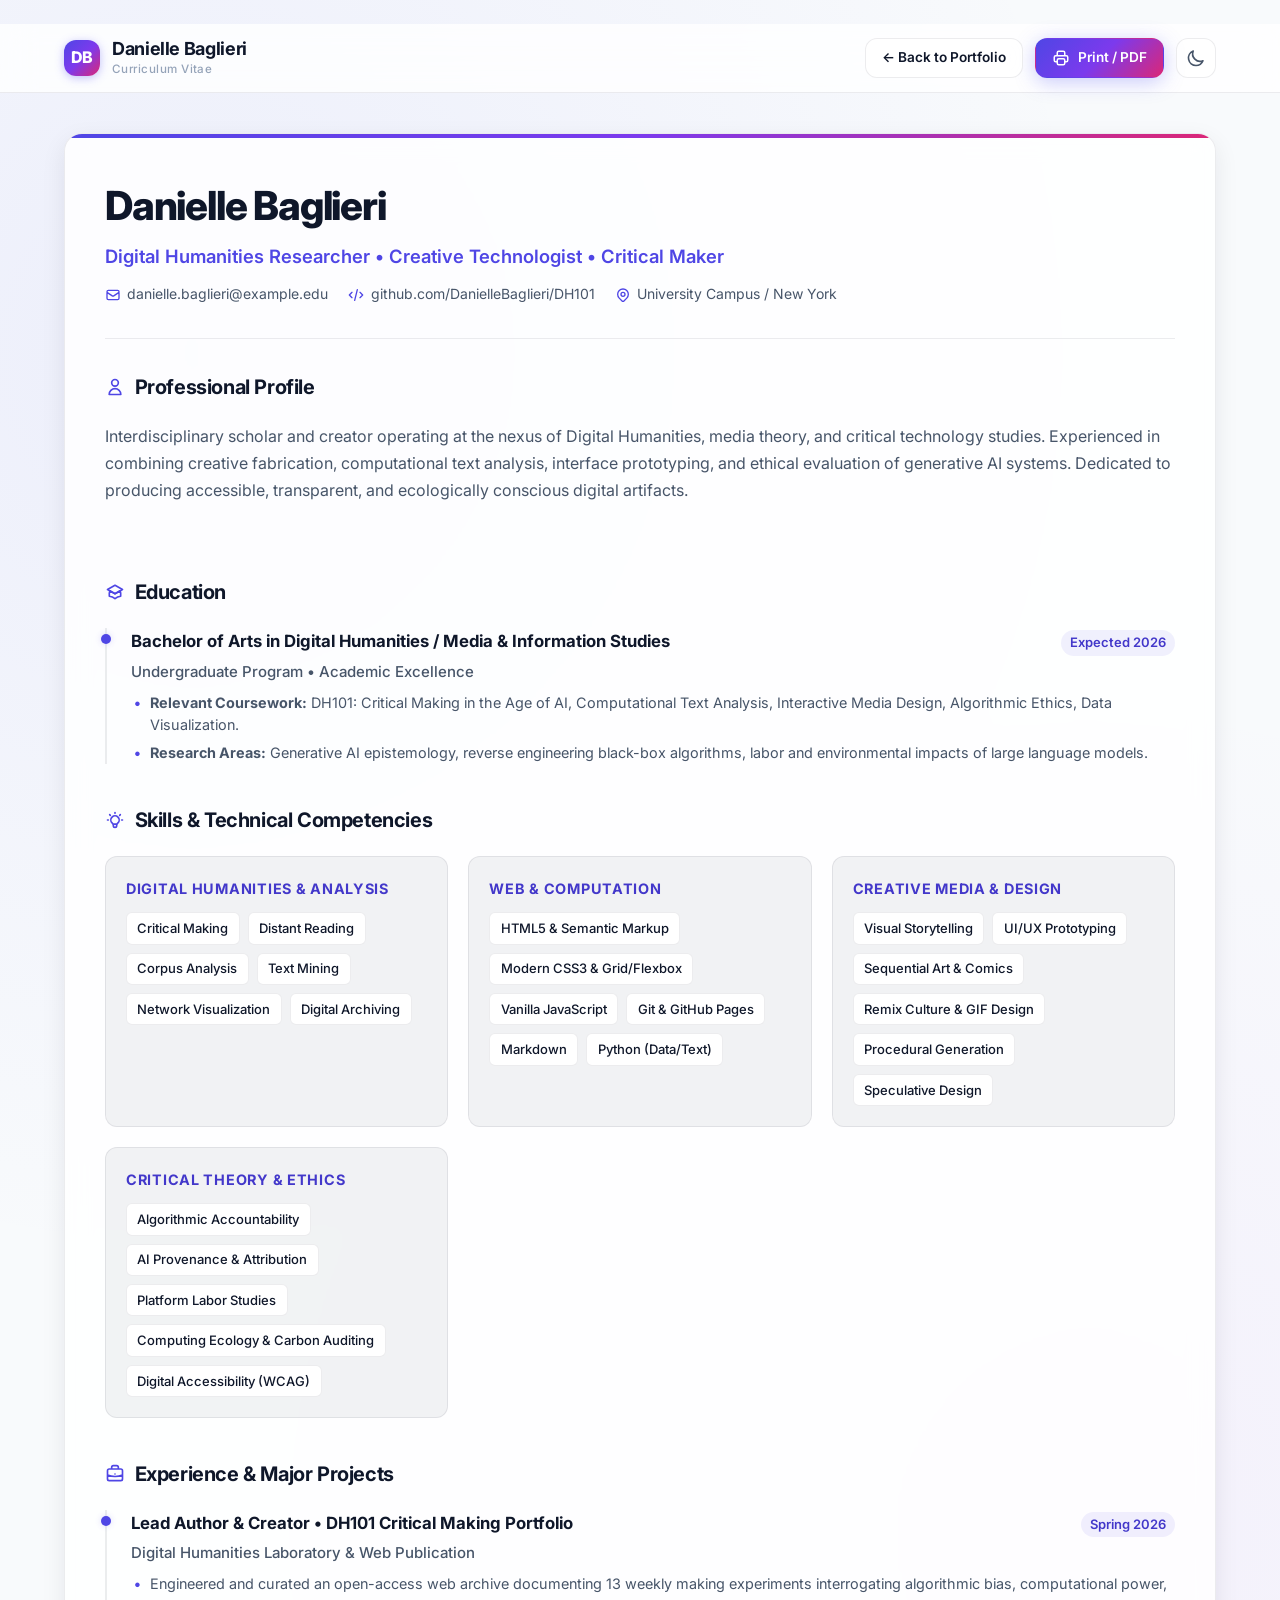
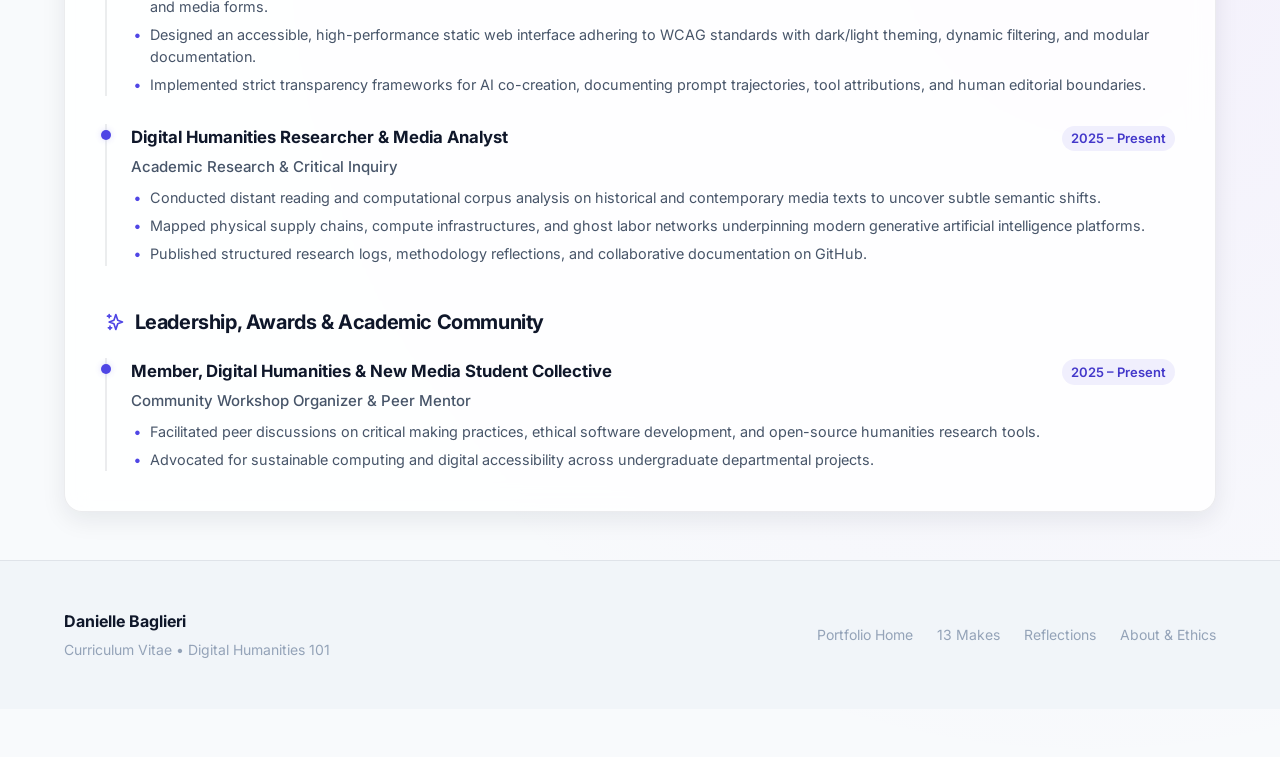
<file: resume.html>
<!DOCTYPE html>
<html lang="en" data-theme="dark">
<head>
  <meta charset="UTF-8">
  <meta name="viewport" content="width=device-width, initial-scale=1.0">
  <meta name="description" content="Danielle Baglieri - Curriculum Vitae and Professional Resume. Digital Humanities, Technology, and Critical Making.">
  <meta name="author" content="Danielle Baglieri">
  <title>Danielle Baglieri | Resume & Curriculum Vitae</title>

  <!-- Google Fonts: Inter -->
  <link rel="preconnect" href="https://fonts.googleapis.com">
  <link rel="preconnect" href="https://fonts.gstatic.com" crossorigin>
  <link href="https://fonts.googleapis.com/css2?family=Inter:wght@400;500;600;700;800&family=JetBrains+Mono:wght@400;600&display=swap" rel="stylesheet">

  <!-- Core Stylesheet -->
  <link rel="stylesheet" href="css/style.css">
</head>
<body style="padding-top: 1.5rem; padding-bottom: 3rem;">

  <!-- Minimal Top Navigation for Standalone Resume -->
  <header class="navbar" style="position: sticky; top: 0; margin-bottom: 2.5rem;">
    <div class="container navbar-inner">
      <a href="index.html" class="nav-brand">
        <div class="nav-logo-mark">DB</div>
        <div class="nav-brand-text">
          <span class="nav-brand-name">Danielle Baglieri</span>
          <span class="nav-brand-tag">Curriculum Vitae</span>
        </div>
      </a>

      <div class="nav-actions">
        <a href="index.html" class="btn btn-secondary" style="font-size: 0.85rem; padding: 0.5rem 1rem;">
          ← Back to Portfolio
        </a>

        <button id="print-resume-btn" class="btn btn-primary" style="font-size: 0.85rem; padding: 0.5rem 1rem;">
          <svg fill="none" viewBox="0 0 24 24" stroke="currentColor">
            <path stroke-linecap="round" stroke-linejoin="round" stroke-width="2" d="M17 17h2a2 2 0 002-2v-4a2 2 0 00-2-2H5a2 2 0 00-2 2v4a2 2 0 002 2h2m2 4h6a2 2 0 002-2v-4a2 2 0 00-2-2H9a2 2 0 00-2 2v4a2 2 0 002 2zm8-12V5a2 2 0 00-2-2H9a2 2 0 00-2 2v4h10z" />
          </svg>
          Print / PDF
        </button>

        <button id="theme-toggle" class="theme-toggle-btn" aria-label="Switch theme">
          <svg xmlns="http://www.w3.org/2000/svg" fill="none" viewBox="0 0 24 24" stroke="currentColor">
            <path stroke-linecap="round" stroke-linejoin="round" stroke-width="2" d="M12 3v1m0 16v1m9-9h-1M4 9H3m15.364 6.364l-.707-.707M6.343 6.343l-.707-.707m12.728 0l-.707.707M6.343 17.657l-.707.707M16 12a4 4 0 11-8 0 4 4 0 018 0z" />
          </svg>
        </button>
      </div>
    </div>
  </header>

  <main class="container">
    <div class="resume-card" id="printable-resume">
      <!-- Resume Header -->
      <div class="resume-header-row">
        <div>
          <h1 class="resume-name" style="font-size: 2.5rem;">Danielle Baglieri</h1>
          <div class="resume-title-tag" style="font-size: 1.15rem;">Digital Humanities Researcher • Creative Technologist • Critical Maker</div>
          
          <div class="resume-contact-links">
            <span class="resume-contact-item">
              <svg fill="none" viewBox="0 0 24 24" stroke="currentColor">
                <path stroke-linecap="round" stroke-linejoin="round" stroke-width="2" d="M3 8l7.89 5.26a2 2 0 002.22 0L21 8M5 19h14a2 2 0 002-2V7a2 2 0 00-2-2H5a2 2 0 00-2 2v10a2 2 0 002 2z" />
              </svg>
              <a href="mailto:danielle.baglieri@example.edu" class="copy-email-btn" data-email="danielle.baglieri@example.edu">danielle.baglieri@example.edu</a>
            </span>

            <span class="resume-contact-item">
              <svg fill="none" viewBox="0 0 24 24" stroke="currentColor">
                <path stroke-linecap="round" stroke-linejoin="round" stroke-width="2" d="M10 20l4-16m4 4l4 4-4 4M6 16l-4-4 4-4" />
              </svg>
              <a href="https://github.com/DanielleBaglieri/DH101" target="_blank" rel="noopener noreferrer">github.com/DanielleBaglieri/DH101</a>
            </span>

            <span class="resume-contact-item">
              <svg fill="none" viewBox="0 0 24 24" stroke="currentColor">
                <path stroke-linecap="round" stroke-linejoin="round" stroke-width="2" d="M17.657 16.657L13.414 20.9a1.998 1.998 0 01-2.827 0l-4.244-4.243a8 8 0 1111.314 0z" />
                <path stroke-linecap="round" stroke-linejoin="round" stroke-width="2" d="M15 11a3 3 0 11-6 0 3 3 0 016 0z" />
              </svg>
              <span>University Campus / New York</span>
            </span>
          </div>
        </div>
      </div>

      <!-- Resume Sections -->
      <div class="resume-grid">
        <!-- Professional Summary -->
        <div>
          <h2 class="resume-section-heading">
            <svg fill="none" viewBox="0 0 24 24" stroke="currentColor">
              <path stroke-linecap="round" stroke-linejoin="round" stroke-width="2" d="M16 7a4 4 0 11-8 0 4 4 0 018 0zM12 14a7 7 0 00-7 7h14a7 7 0 00-7-7z" />
            </svg>
            Professional Profile
          </h2>
          <p class="resume-summary-text">
            Interdisciplinary scholar and creator operating at the nexus of Digital Humanities, media theory, and critical technology studies. Experienced in combining creative fabrication, computational text analysis, interface prototyping, and ethical evaluation of generative AI systems. Dedicated to producing accessible, transparent, and ecologically conscious digital artifacts.
          </p>
        </div>

        <!-- Education -->
        <div>
          <h2 class="resume-section-heading">
            <svg fill="none" viewBox="0 0 24 24" stroke="currentColor">
              <path stroke-linecap="round" stroke-linejoin="round" stroke-width="2" d="M12 14l9-5-9-5-9 5 9 5z" />
              <path stroke-linecap="round" stroke-linejoin="round" stroke-width="2" d="M12 14l6.16-3.422a12.083 12.083 0 01.665 6.479A11.952 11.952 0 0012 20.055a11.952 11.952 0 00-6.824-2.998 12.078 12.078 0 01.665-6.479L12 14z" />
            </svg>
            Education
          </h2>
          <div class="resume-items">
            <div class="resume-item">
              <div class="resume-item-top">
                <span class="resume-item-title">Bachelor of Arts in Digital Humanities / Media & Information Studies</span>
                <span class="resume-item-date">Expected 2026</span>
              </div>
              <div class="resume-item-subtitle">Undergraduate Program • Academic Excellence</div>
              <ul class="resume-bullets">
                <li><strong>Relevant Coursework:</strong> DH101: Critical Making in the Age of AI, Computational Text Analysis, Interactive Media Design, Algorithmic Ethics, Data Visualization.</li>
                <li><strong>Research Areas:</strong> Generative AI epistemology, reverse engineering black-box algorithms, labor and environmental impacts of large language models.</li>
              </ul>
            </div>
          </div>
        </div>

        <!-- Skills Matrix -->
        <div>
          <h2 class="resume-section-heading">
            <svg fill="none" viewBox="0 0 24 24" stroke="currentColor">
              <path stroke-linecap="round" stroke-linejoin="round" stroke-width="2" d="M9.663 17h4.673M12 3v1m6.364 1.636l-.707.707M21 12h-1M4 12H3m3.343-5.657l-.707-.707m2.828 9.9a5 5 0 117.072 0l-.548.547A3.374 3.374 0 0014 18.469V19a2 2 0 11-4 0v-.531c0-.895-.356-1.754-.988-2.386l-.548-.547z" />
            </svg>
            Skills & Technical Competencies
          </h2>

          <div class="skills-group-grid">
            <div class="skill-category-card">
              <div class="skill-category-title">Digital Humanities & Analysis</div>
              <div class="skill-pills">
                <span class="skill-pill">Critical Making</span>
                <span class="skill-pill">Distant Reading</span>
                <span class="skill-pill">Corpus Analysis</span>
                <span class="skill-pill">Text Mining</span>
                <span class="skill-pill">Network Visualization</span>
                <span class="skill-pill">Digital Archiving</span>
              </div>
            </div>

            <div class="skill-category-card">
              <div class="skill-category-title">Web & Computation</div>
              <div class="skill-pills">
                <span class="skill-pill">HTML5 & Semantic Markup</span>
                <span class="skill-pill">Modern CSS3 & Grid/Flexbox</span>
                <span class="skill-pill">Vanilla JavaScript</span>
                <span class="skill-pill">Git & GitHub Pages</span>
                <span class="skill-pill">Markdown</span>
                <span class="skill-pill">Python (Data/Text)</span>
              </div>
            </div>

            <div class="skill-category-card">
              <div class="skill-category-title">Creative Media & Design</div>
              <div class="skill-pills">
                <span class="skill-pill">Visual Storytelling</span>
                <span class="skill-pill">UI/UX Prototyping</span>
                <span class="skill-pill">Sequential Art & Comics</span>
                <span class="skill-pill">Remix Culture & GIF Design</span>
                <span class="skill-pill">Procedural Generation</span>
                <span class="skill-pill">Speculative Design</span>
              </div>
            </div>

            <div class="skill-category-card">
              <div class="skill-category-title">Critical Theory & Ethics</div>
              <div class="skill-pills">
                <span class="skill-pill">Algorithmic Accountability</span>
                <span class="skill-pill">AI Provenance & Attribution</span>
                <span class="skill-pill">Platform Labor Studies</span>
                <span class="skill-pill">Computing Ecology & Carbon Auditing</span>
                <span class="skill-pill">Digital Accessibility (WCAG)</span>
              </div>
            </div>
          </div>
        </div>

        <!-- Experience & Major Projects -->
        <div>
          <h2 class="resume-section-heading">
            <svg fill="none" viewBox="0 0 24 24" stroke="currentColor">
              <path stroke-linecap="round" stroke-linejoin="round" stroke-width="2" d="M21 13.255A23.931 23.931 0 0112 15c-3.183 0-6.22-.62-9-1.745M16 6V4a2 2 0 00-2-2h-4a2 2 0 00-2 2v2m4 6h.01M5 20h14a2 2 0 002-2V8a2 2 0 00-2-2H5a2 2 0 00-2 2v10a2 2 0 002 2z" />
            </svg>
            Experience & Major Projects
          </h2>
          <div class="resume-items">
            <div class="resume-item">
              <div class="resume-item-top">
                <span class="resume-item-title">Lead Author & Creator • DH101 Critical Making Portfolio</span>
                <span class="resume-item-date">Spring 2026</span>
              </div>
              <div class="resume-item-subtitle">Digital Humanities Laboratory & Web Publication</div>
              <ul class="resume-bullets">
                <li>Engineered and curated an open-access web archive documenting 13 weekly making experiments interrogating algorithmic bias, computational power, and media forms.</li>
                <li>Designed an accessible, high-performance static web interface adhering to WCAG standards with dark/light theming, dynamic filtering, and modular documentation.</li>
                <li>Implemented strict transparency frameworks for AI co-creation, documenting prompt trajectories, tool attributions, and human editorial boundaries.</li>
              </ul>
            </div>

            <div class="resume-item">
              <div class="resume-item-top">
                <span class="resume-item-title">Digital Humanities Researcher & Media Analyst</span>
                <span class="resume-item-date">2025 – Present</span>
              </div>
              <div class="resume-item-subtitle">Academic Research & Critical Inquiry</div>
              <ul class="resume-bullets">
                <li>Conducted distant reading and computational corpus analysis on historical and contemporary media texts to uncover subtle semantic shifts.</li>
                <li>Mapped physical supply chains, compute infrastructures, and ghost labor networks underpinning modern generative artificial intelligence platforms.</li>
                <li>Published structured research logs, methodology reflections, and collaborative documentation on GitHub.</li>
              </ul>
            </div>
          </div>
        </div>

        <!-- Leadership, Awards & Academic Community -->
        <div>
          <h2 class="resume-section-heading">
            <svg fill="none" viewBox="0 0 24 24" stroke="currentColor">
              <path stroke-linecap="round" stroke-linejoin="round" stroke-width="2" d="M5 3v4M3 5h4M6 17v4m-2-2h4m5-16l2.286 6.857L21 12l-5.714 2.143L13 21l-2.286-6.857L5 12l5.714-2.143L13 3z" />
            </svg>
            Leadership, Awards & Academic Community
          </h2>
          <div class="resume-items">
            <div class="resume-item">
              <div class="resume-item-top">
                <span class="resume-item-title">Member, Digital Humanities & New Media Student Collective</span>
                <span class="resume-item-date">2025 – Present</span>
              </div>
              <div class="resume-item-subtitle">Community Workshop Organizer & Peer Mentor</div>
              <ul class="resume-bullets">
                <li>Facilitated peer discussions on critical making practices, ethical software development, and open-source humanities research tools.</li>
                <li>Advocated for sustainable computing and digital accessibility across undergraduate departmental projects.</li>
              </ul>
            </div>
          </div>
        </div>

      </div>
    </div>
  </main>

  <footer class="site-footer" style="margin-top: 3rem;">
    <div class="container footer-inner">
      <div class="footer-brand">
        <strong>Danielle Baglieri</strong>
        <span>Curriculum Vitae • Digital Humanities 101</span>
      </div>
      <nav class="footer-nav">
        <a href="index.html">Portfolio Home</a>
        <a href="index.html#makes">13 Makes</a>
        <a href="index.html#reflections">Reflections</a>
        <a href="index.html#about">About & Ethics</a>
      </nav>
    </div>
  </footer>

  <script src="js/main.js"></script>
</body>
</html>
</file>
<file: css/style.css>
/* ==========================================================================
   Danielle Baglieri | DH101 Modern Portfolio & Resume Stylesheet
   ========================================================================== */

/* Design Tokens & CSS Variables */
:root {
  --font-sans: 'Inter', -apple-system, BlinkMacSystemFont, 'Segoe UI', Roboto, Helvetica, Arial, sans-serif;
  --font-mono: 'JetBrains Mono', 'Fira Code', Menlo, Consolas, Monaco, monospace;
  
  /* Dark Theme (Default) */
  --bg-primary: #0b0f19;
  --bg-secondary: #111827;
  --bg-card: rgba(17, 24, 39, 0.75);
  --bg-card-hover: rgba(31, 41, 55, 0.85);
  --bg-glass: rgba(17, 24, 39, 0.65);
  --bg-elevated: #1f2937;
  --bg-input: #1e293b;
  
  --border-subtle: rgba(255, 255, 255, 0.08);
  --border-highlight: rgba(99, 102, 241, 0.35);
  --border-active: #6366f1;
  
  --text-primary: #f8fafc;
  --text-secondary: #94a3b8;
  --text-muted: #64748b;
  --text-inverse: #0b0f19;
  
  --accent-primary: #6366f1;
  --accent-secondary: #8b5cf6;
  --accent-glow: rgba(99, 102, 241, 0.25);
  --accent-gradient: linear-gradient(135deg, #6366f1 0%, #a855f7 50%, #ec4899 100%);
  --accent-gradient-subtle: linear-gradient(135deg, rgba(99, 102, 241, 0.15), rgba(168, 85, 247, 0.15));
  
  --badge-bg: rgba(99, 102, 241, 0.12);
  --badge-text: #a5b4fc;
  --badge-border: rgba(99, 102, 241, 0.25);
  
  --tag-bg: rgba(255, 255, 255, 0.05);
  --tag-text: #cbd5e1;
  
  --shadow-sm: 0 2px 8px rgba(0, 0, 0, 0.3);
  --shadow-md: 0 8px 24px rgba(0, 0, 0, 0.4);
  --shadow-lg: 0 16px 40px rgba(0, 0, 0, 0.6);
  --shadow-glow: 0 0 35px rgba(99, 102, 241, 0.2);
  
  --radius-sm: 6px;
  --radius-md: 12px;
  --radius-lg: 18px;
  --radius-full: 9999px;
  
  --transition-fast: 0.18s ease;
  --transition-normal: 0.28s cubic-bezier(0.16, 1, 0.3, 1);
  --max-width: 1200px;
}

/* Light Theme Overrides */
[data-theme="light"] {
  --bg-primary: #f8fafc;
  --bg-secondary: #f1f5f9;
  --bg-card: rgba(255, 255, 255, 0.85);
  --bg-card-hover: #ffffff;
  --bg-glass: rgba(255, 255, 255, 0.8);
  --bg-elevated: #ffffff;
  --bg-input: #f8fafc;
  
  --border-subtle: rgba(15, 23, 42, 0.08);
  --border-highlight: rgba(99, 102, 241, 0.4);
  --border-active: #4f46e5;
  
  --text-primary: #0f172a;
  --text-secondary: #475569;
  --text-muted: #94a3b8;
  --text-inverse: #ffffff;
  
  --accent-primary: #4f46e5;
  --accent-secondary: #7c3aed;
  --accent-glow: rgba(79, 70, 229, 0.2);
  --accent-gradient: linear-gradient(135deg, #4f46e5 0%, #7c3aed 50%, #db2777 100%);
  --accent-gradient-subtle: linear-gradient(135deg, rgba(79, 70, 229, 0.08), rgba(124, 58, 237, 0.08));
  
  --badge-bg: rgba(79, 70, 229, 0.08);
  --badge-text: #4338ca;
  --badge-border: rgba(79, 70, 229, 0.2);
  
  --tag-bg: rgba(15, 23, 42, 0.05);
  --tag-text: #334155;
  
  --shadow-sm: 0 2px 8px rgba(15, 23, 42, 0.04);
  --shadow-md: 0 8px 24px rgba(15, 23, 42, 0.08);
  --shadow-lg: 0 16px 40px rgba(15, 23, 42, 0.12);
  --shadow-glow: 0 0 35px rgba(79, 70, 229, 0.12);
}

/* ==========================================================================
   Base & Reset
   ========================================================================== */
*, *::before, *::after {
  box-sizing: border-box;
  margin: 0;
  padding: 0;
}

html {
  font-family: var(--font-sans);
  scroll-behavior: smooth;
  color-scheme: dark light;
  background-color: var(--bg-primary);
  color: var(--text-primary);
  font-size: 16px;
  line-height: 1.6;
}

body {
  min-height: 100vh;
  display: flex;
  flex-direction: column;
  overflow-x: hidden;
  position: relative;
  background: radial-gradient(circle at 15% 15%, rgba(99, 102, 241, 0.08), transparent 40%),
              radial-gradient(circle at 85% 65%, rgba(168, 85, 247, 0.06), transparent 45%),
              var(--bg-primary);
}

:focus-visible {
  outline: 2px solid var(--accent-primary);
  outline-offset: 3px;
}

a {
  color: inherit;
  text-decoration: none;
  transition: color var(--transition-fast);
}

img, svg {
  display: block;
  max-width: 100%;
}

button, input, select, textarea {
  font: inherit;
  color: inherit;
}

/* ==========================================================================
   Layout Containers
   ========================================================================== */
.container {
  width: 100%;
  max-width: var(--max-width);
  margin-left: auto;
  margin-right: auto;
  padding-left: 1.5rem;
  padding-right: 1.5rem;
}

.section {
  padding: 5rem 0;
  position: relative;
}

.section-header {
  margin-bottom: 2.5rem;
  text-align: left;
}

.section-tag {
  display: inline-flex;
  align-items: center;
  gap: 0.5rem;
  font-size: 0.8125rem;
  font-weight: 600;
  letter-spacing: 0.06em;
  text-transform: uppercase;
  color: var(--accent-primary);
  background: var(--badge-bg);
  border: 1px solid var(--badge-border);
  padding: 0.35rem 0.85rem;
  border-radius: var(--radius-full);
  margin-bottom: 0.85rem;
}

.section-title {
  font-size: clamp(2rem, 3.5vw, 2.75rem);
  font-weight: 800;
  letter-spacing: -0.03em;
  line-height: 1.15;
  color: var(--text-primary);
}

.section-subtitle {
  margin-top: 0.75rem;
  font-size: 1.125rem;
  color: var(--text-secondary);
  max-width: 680px;
}

/* ==========================================================================
   Navigation Bar
   ========================================================================== */
.navbar {
  position: sticky;
  top: 0;
  z-index: 100;
  width: 100%;
  background: var(--bg-glass);
  backdrop-filter: blur(16px);
  -webkit-backdrop-filter: blur(16px);
  border-bottom: 1px solid var(--border-subtle);
  transition: background var(--transition-normal), border-color var(--transition-normal);
}

.navbar-inner {
  display: flex;
  align-items: center;
  justify-content: space-between;
  height: 4.25rem;
}

.nav-brand {
  display: flex;
  align-items: center;
  gap: 0.75rem;
  font-weight: 700;
  font-size: 1.125rem;
  letter-spacing: -0.02em;
}

.nav-logo-mark {
  width: 2.25rem;
  height: 2.25rem;
  border-radius: var(--radius-md);
  background: var(--accent-gradient);
  display: flex;
  align-items: center;
  justify-content: center;
  color: white;
  font-weight: 800;
  font-size: 1rem;
  box-shadow: 0 2px 10px rgba(99, 102, 241, 0.4);
}

.nav-brand-text {
  display: flex;
  flex-direction: column;
}

.nav-brand-name {
  color: var(--text-primary);
  line-height: 1.2;
}

.nav-brand-tag {
  font-size: 0.725rem;
  color: var(--text-muted);
  font-weight: 500;
  letter-spacing: 0.04em;
}

.nav-menu {
  display: flex;
  align-items: center;
  gap: 1.75rem;
  list-style: none;
}

.nav-link {
  font-size: 0.9375rem;
  font-weight: 500;
  color: var(--text-secondary);
  padding: 0.5rem 0.25rem;
  position: relative;
  transition: color var(--transition-fast);
}

.nav-link:hover,
.nav-link.active {
  color: var(--text-primary);
}

.nav-link.active::after {
  content: '';
  position: absolute;
  bottom: 0;
  left: 0;
  right: 0;
  height: 2px;
  background: var(--accent-primary);
  border-radius: var(--radius-full);
}

.nav-actions {
  display: flex;
  align-items: center;
  gap: 0.75rem;
}

/* Theme Toggle Button */
.theme-toggle-btn {
  background: var(--bg-card);
  border: 1px solid var(--border-subtle);
  color: var(--text-secondary);
  width: 2.5rem;
  height: 2.5rem;
  border-radius: var(--radius-md);
  display: flex;
  align-items: center;
  justify-content: center;
  cursor: pointer;
  transition: all var(--transition-fast);
}

.theme-toggle-btn:hover {
  color: var(--text-primary);
  border-color: var(--border-highlight);
  background: var(--bg-elevated);
  transform: translateY(-1px);
}

.theme-toggle-btn svg {
  width: 1.25rem;
  height: 1.25rem;
}

.mobile-menu-toggle {
  display: none;
  background: var(--bg-card);
  border: 1px solid var(--border-subtle);
  color: var(--text-primary);
  width: 2.5rem;
  height: 2.5rem;
  border-radius: var(--radius-md);
  align-items: center;
  justify-content: center;
  cursor: pointer;
}

/* ==========================================================================
   Hero Section
   ========================================================================== */
.hero {
  padding: 6rem 0 4rem;
  position: relative;
}

.hero-content {
  max-width: 850px;
}

.hero-badge {
  display: inline-flex;
  align-items: center;
  gap: 0.5rem;
  padding: 0.4rem 1rem;
  background: var(--accent-gradient-subtle);
  border: 1px solid var(--border-highlight);
  border-radius: var(--radius-full);
  font-size: 0.875rem;
  font-weight: 600;
  color: var(--badge-text);
  margin-bottom: 1.5rem;
  box-shadow: var(--shadow-sm);
}

.hero-badge-dot {
  width: 8px;
  height: 8px;
  border-radius: 50%;
  background: #10b981;
  box-shadow: 0 0 8px #10b981;
  animation: pulse-dot 2s infinite ease-in-out;
}

@keyframes pulse-dot {
  0%, 100% { transform: scale(1); opacity: 1; }
  50% { transform: scale(1.3); opacity: 0.6; }
}

.hero-title {
  font-size: clamp(2.5rem, 5vw, 4.25rem);
  font-weight: 800;
  letter-spacing: -0.04em;
  line-height: 1.08;
  margin-bottom: 1.25rem;
}

.gradient-text {
  background: var(--accent-gradient);
  -webkit-background-clip: text;
  -webkit-text-fill-color: transparent;
  display: inline-block;
}

.hero-description {
  font-size: clamp(1.125rem, 2vw, 1.25rem);
  color: var(--text-secondary);
  line-height: 1.65;
  margin-bottom: 2rem;
  max-width: 720px;
}

.hero-actions {
  display: flex;
  flex-wrap: wrap;
  align-items: center;
  gap: 1rem;
}

/* Buttons */
.btn {
  display: inline-flex;
  align-items: center;
  justify-content: center;
  gap: 0.5rem;
  font-weight: 600;
  font-size: 0.9375rem;
  padding: 0.75rem 1.5rem;
  border-radius: var(--radius-md);
  border: 1px solid transparent;
  cursor: pointer;
  transition: all var(--transition-fast);
  white-space: nowrap;
}

.btn-primary {
  background: var(--accent-gradient);
  color: white;
  box-shadow: 0 4px 20px rgba(99, 102, 241, 0.35);
}

.btn-primary:hover {
  transform: translateY(-2px);
  box-shadow: 0 6px 25px rgba(99, 102, 241, 0.5);
  color: white;
}

.btn-secondary {
  background: var(--bg-card);
  border-color: var(--border-subtle);
  color: var(--text-primary);
  backdrop-filter: blur(8px);
}

.btn-secondary:hover {
  background: var(--bg-card-hover);
  border-color: var(--border-highlight);
  transform: translateY(-2px);
}

.btn-outline {
  background: transparent;
  border-color: var(--border-highlight);
  color: var(--badge-text);
}

.btn-outline:hover {
  background: var(--badge-bg);
  border-color: var(--accent-primary);
}

.btn svg {
  width: 1.125rem;
  height: 1.125rem;
}

/* ==========================================================================
   Resume Section & Card Styles
   ========================================================================== */
.resume-card {
  background: var(--bg-card);
  border: 1px solid var(--border-subtle);
  border-radius: var(--radius-lg);
  padding: 2.5rem;
  backdrop-filter: blur(12px);
  -webkit-backdrop-filter: blur(12px);
  box-shadow: var(--shadow-md);
  position: relative;
  overflow: hidden;
  transition: border-color var(--transition-normal);
}

.resume-card::before {
  content: '';
  position: absolute;
  top: 0;
  left: 0;
  right: 0;
  height: 4px;
  background: var(--accent-gradient);
}

.resume-header-row {
  display: flex;
  flex-wrap: wrap;
  align-items: flex-start;
  justify-content: space-between;
  gap: 1.5rem;
  padding-bottom: 2rem;
  border-bottom: 1px solid var(--border-subtle);
  margin-bottom: 2rem;
}

.resume-name {
  font-size: 2.25rem;
  font-weight: 800;
  letter-spacing: -0.03em;
  color: var(--text-primary);
  margin-bottom: 0.25rem;
}

.resume-title-tag {
  font-size: 1.05rem;
  color: var(--accent-primary);
  font-weight: 600;
  margin-bottom: 0.75rem;
}

.resume-contact-links {
  display: flex;
  flex-wrap: wrap;
  gap: 1.25rem;
  font-size: 0.875rem;
  color: var(--text-secondary);
}

.resume-contact-item {
  display: inline-flex;
  align-items: center;
  gap: 0.4rem;
}

.resume-contact-item:hover {
  color: var(--accent-primary);
}

.resume-contact-item svg {
  width: 1rem;
  height: 1rem;
  color: var(--accent-primary);
}

.resume-action-buttons {
  display: flex;
  align-items: center;
  gap: 0.75rem;
  flex-wrap: wrap;
}

/* Resume Grid Layout */
.resume-grid {
  display: grid;
  grid-template-columns: 1fr;
  gap: 2.5rem;
}

.resume-section-heading {
  font-size: 1.25rem;
  font-weight: 700;
  letter-spacing: -0.02em;
  color: var(--text-primary);
  display: flex;
  align-items: center;
  gap: 0.6rem;
  margin-bottom: 1.25rem;
  position: relative;
}

.resume-section-heading svg {
  width: 1.25rem;
  height: 1.25rem;
  color: var(--accent-primary);
}

.resume-summary-text {
  font-size: 1rem;
  line-height: 1.7;
  color: var(--text-secondary);
  margin-bottom: 2rem;
}

/* Timeline / Item List */
.resume-items {
  display: flex;
  flex-direction: column;
  gap: 1.75rem;
}

.resume-item {
  position: relative;
  padding-left: 1.5rem;
  border-left: 2px solid var(--border-subtle);
  transition: border-color var(--transition-fast);
}

.resume-item:hover {
  border-left-color: var(--accent-primary);
}

.resume-item::before {
  content: '';
  position: absolute;
  left: -6px;
  top: 6px;
  width: 10px;
  height: 10px;
  border-radius: 50%;
  background: var(--accent-primary);
  box-shadow: 0 0 6px var(--accent-glow);
}

.resume-item-top {
  display: flex;
  flex-wrap: wrap;
  align-items: baseline;
  justify-content: space-between;
  gap: 0.5rem;
  margin-bottom: 0.25rem;
}

.resume-item-title {
  font-size: 1.05rem;
  font-weight: 700;
  color: var(--text-primary);
}

.resume-item-date {
  font-size: 0.8125rem;
  font-weight: 600;
  color: var(--badge-text);
  background: var(--badge-bg);
  padding: 0.15rem 0.55rem;
  border-radius: var(--radius-full);
}

.resume-item-subtitle {
  font-size: 0.9375rem;
  font-weight: 500;
  color: var(--text-secondary);
  margin-bottom: 0.5rem;
}

.resume-item-desc {
  font-size: 0.9rem;
  color: var(--text-secondary);
  line-height: 1.6;
}

.resume-bullets {
  list-style: none;
  margin-top: 0.5rem;
  display: flex;
  flex-direction: column;
  gap: 0.35rem;
}

.resume-bullets li {
  position: relative;
  padding-left: 1.2rem;
  font-size: 0.9rem;
  color: var(--text-secondary);
  line-height: 1.55;
}

.resume-bullets li::before {
  content: '•';
  position: absolute;
  left: 0.2rem;
  color: var(--accent-primary);
  font-weight: bold;
}

/* Skills Category Layout */
.skills-group-grid {
  display: grid;
  grid-template-columns: repeat(auto-fit, minmax(280px, 1fr));
  gap: 1.25rem;
}

.skill-category-card {
  background: var(--tag-bg);
  border: 1px solid var(--border-subtle);
  border-radius: var(--radius-md);
  padding: 1.25rem;
  transition: all var(--transition-fast);
}

.skill-category-card:hover {
  border-color: var(--border-highlight);
  background: var(--bg-card);
}

.skill-category-title {
  font-size: 0.9rem;
  font-weight: 700;
  text-transform: uppercase;
  letter-spacing: 0.05em;
  color: var(--badge-text);
  margin-bottom: 0.75rem;
  display: flex;
  align-items: center;
  gap: 0.4rem;
}

.skill-pills {
  display: flex;
  flex-wrap: wrap;
  gap: 0.5rem;
}

.skill-pill {
  font-size: 0.8125rem;
  font-weight: 500;
  padding: 0.3rem 0.65rem;
  background: var(--bg-elevated);
  color: var(--text-primary);
  border: 1px solid var(--border-subtle);
  border-radius: var(--radius-sm);
  transition: all var(--transition-fast);
}

.skill-pill:hover {
  border-color: var(--accent-primary);
  color: var(--accent-primary);
  transform: translateY(-1px);
}

/* ==========================================================================
   Weekly Makes Gallery Section
   ========================================================================== */
.filter-bar {
  display: flex;
  flex-wrap: wrap;
  align-items: center;
  justify-content: space-between;
  gap: 1rem;
  margin-bottom: 2rem;
}

.filter-pills {
  display: flex;
  flex-wrap: wrap;
  gap: 0.5rem;
}

.filter-btn {
  background: var(--bg-card);
  border: 1px solid var(--border-subtle);
  color: var(--text-secondary);
  padding: 0.45rem 1rem;
  border-radius: var(--radius-full);
  font-size: 0.875rem;
  font-weight: 500;
  cursor: pointer;
  transition: all var(--transition-fast);
}

.filter-btn:hover {
  color: var(--text-primary);
  border-color: var(--border-highlight);
}

.filter-btn.active {
  background: var(--accent-primary);
  color: white;
  border-color: var(--accent-primary);
  box-shadow: 0 2px 10px rgba(99, 102, 241, 0.3);
}

.search-input-wrapper {
  position: relative;
  min-width: 260px;
}

.search-input-wrapper svg {
  position: absolute;
  left: 0.85rem;
  top: 50%;
  transform: translateY(-50%);
  width: 1rem;
  height: 1rem;
  color: var(--text-muted);
}

.search-input {
  width: 100%;
  padding: 0.5rem 1rem 0.5rem 2.25rem;
  background: var(--bg-card);
  border: 1px solid var(--border-subtle);
  border-radius: var(--radius-full);
  font-size: 0.875rem;
  color: var(--text-primary);
  outline: none;
  transition: border-color var(--transition-fast);
}

.search-input:focus {
  border-color: var(--accent-primary);
  background: var(--bg-elevated);
}

.makes-grid {
  display: grid;
  grid-template-columns: repeat(auto-fill, minmax(320px, 1fr));
  gap: 1.5rem;
}

.make-card {
  background: var(--bg-card);
  border: 1px solid var(--border-subtle);
  border-radius: var(--radius-md);
  padding: 1.5rem;
  display: flex;
  flex-direction: column;
  justify-content: space-between;
  backdrop-filter: blur(8px);
  transition: all var(--transition-normal);
  position: relative;
}

.make-card:hover {
  transform: translateY(-4px);
  border-color: var(--border-highlight);
  box-shadow: var(--shadow-md);
  background: var(--bg-card-hover);
}

.make-card-header {
  display: flex;
  align-items: center;
  justify-content: space-between;
  margin-bottom: 0.85rem;
}

.make-week-tag {
  font-size: 0.75rem;
  font-weight: 700;
  text-transform: uppercase;
  letter-spacing: 0.05em;
  color: var(--accent-primary);
}

.make-status-badge {
  font-size: 0.75rem;
  font-weight: 600;
  padding: 0.15rem 0.5rem;
  border-radius: var(--radius-full);
  background: rgba(16, 185, 129, 0.1);
  color: #10b981;
  border: 1px solid rgba(16, 185, 129, 0.2);
}

.make-title {
  font-size: 1.15rem;
  font-weight: 700;
  color: var(--text-primary);
  line-height: 1.35;
  margin-bottom: 0.65rem;
}

.make-desc {
  font-size: 0.875rem;
  color: var(--text-secondary);
  line-height: 1.6;
  margin-bottom: 1.25rem;
  flex-grow: 1;
}

.make-tags {
  display: flex;
  flex-wrap: wrap;
  gap: 0.35rem;
  margin-bottom: 1.25rem;
}

.make-tag-pill {
  font-size: 0.75rem;
  padding: 0.2rem 0.5rem;
  border-radius: var(--radius-sm);
  background: var(--tag-bg);
  color: var(--tag-text);
}

.make-card-footer {
  display: flex;
  align-items: center;
  justify-content: space-between;
  padding-top: 1rem;
  border-top: 1px solid var(--border-subtle);
}

.btn-text {
  background: none;
  border: none;
  color: var(--accent-primary);
  font-weight: 600;
  font-size: 0.875rem;
  cursor: pointer;
  display: inline-flex;
  align-items: center;
  gap: 0.35rem;
  padding: 0;
  transition: gap var(--transition-fast);
}

.btn-text:hover {
  gap: 0.55rem;
}

.btn-text svg {
  width: 0.95rem;
  height: 0.95rem;
}

/* ==========================================================================
   Reflections Hub Section
   ========================================================================== */
.reflections-grid {
  display: grid;
  grid-template-columns: repeat(auto-fill, minmax(340px, 1fr));
  gap: 1.5rem;
}

.reflection-card {
  background: var(--bg-card);
  border: 1px solid var(--border-subtle);
  border-radius: var(--radius-md);
  padding: 1.5rem;
  transition: all var(--transition-normal);
  display: flex;
  flex-direction: column;
}

.reflection-card:hover {
  border-color: var(--border-highlight);
  transform: translateY(-3px);
  box-shadow: var(--shadow-sm);
}

.reflection-week {
  font-size: 0.75rem;
  font-weight: 700;
  color: var(--accent-secondary);
  text-transform: uppercase;
  letter-spacing: 0.05em;
  margin-bottom: 0.4rem;
}

.reflection-prompt-title {
  font-size: 1.05rem;
  font-weight: 700;
  color: var(--text-primary);
  margin-bottom: 0.6rem;
}

.reflection-prompt-quote {
  font-size: 0.875rem;
  color: var(--text-secondary);
  line-height: 1.6;
  padding-left: 0.85rem;
  border-left: 2px solid var(--border-highlight);
  font-style: italic;
  margin-bottom: 1.25rem;
}

/* ==========================================================================
   Statements & About Section
   ========================================================================== */
.statements-grid {
  display: grid;
  grid-template-columns: repeat(auto-fit, minmax(280px, 1fr));
  gap: 1.5rem;
}

.statement-card {
  background: var(--bg-card);
  border: 1px solid var(--border-subtle);
  border-radius: var(--radius-md);
  padding: 1.75rem;
  transition: all var(--transition-normal);
}

.statement-card:hover {
  border-color: var(--border-highlight);
  background: var(--bg-card-hover);
  transform: translateY(-3px);
}

.statement-icon {
  width: 2.5rem;
  height: 2.5rem;
  border-radius: var(--radius-md);
  background: var(--accent-gradient-subtle);
  border: 1px solid var(--border-highlight);
  display: flex;
  align-items: center;
  justify-content: center;
  color: var(--accent-primary);
  margin-bottom: 1rem;
}

.statement-icon svg {
  width: 1.35rem;
  height: 1.35rem;
}

.statement-title {
  font-size: 1.15rem;
  font-weight: 700;
  color: var(--text-primary);
  margin-bottom: 0.65rem;
}

.statement-desc {
  font-size: 0.9rem;
  color: var(--text-secondary);
  line-height: 1.65;
}

/* ==========================================================================
   Modal Dialog
   ========================================================================== */
.modal-backdrop {
  position: fixed;
  inset: 0;
  background: rgba(0, 0, 0, 0.7);
  backdrop-filter: blur(8px);
  -webkit-backdrop-filter: blur(8px);
  z-index: 1000;
  display: flex;
  align-items: center;
  justify-content: center;
  padding: 1.5rem;
  opacity: 0;
  visibility: hidden;
  transition: opacity 0.25s ease, visibility 0.25s ease;
}

.modal-backdrop.open {
  opacity: 1;
  visibility: visible;
}

.modal-content {
  background: var(--bg-secondary);
  border: 1px solid var(--border-highlight);
  border-radius: var(--radius-lg);
  width: 100%;
  max-width: 760px;
  max-height: 85vh;
  overflow-y: auto;
  box-shadow: var(--shadow-lg);
  padding: 2.25rem;
  position: relative;
  transform: scale(0.95);
  transition: transform 0.25s cubic-bezier(0.16, 1, 0.3, 1);
}

.modal-backdrop.open .modal-content {
  transform: scale(1);
}

.modal-close-btn {
  position: absolute;
  top: 1.25rem;
  right: 1.25rem;
  background: var(--bg-elevated);
  border: 1px solid var(--border-subtle);
  color: var(--text-secondary);
  width: 2.25rem;
  height: 2.25rem;
  border-radius: 50%;
  display: flex;
  align-items: center;
  justify-content: center;
  cursor: pointer;
  transition: all var(--transition-fast);
}

.modal-close-btn:hover {
  color: var(--text-primary);
  border-color: var(--accent-primary);
}

.modal-close-btn svg {
  width: 1.15rem;
  height: 1.15rem;
}

.modal-tag {
  font-size: 0.8125rem;
  font-weight: 700;
  color: var(--accent-primary);
  text-transform: uppercase;
  letter-spacing: 0.05em;
  margin-bottom: 0.35rem;
}

.modal-title {
  font-size: 1.75rem;
  font-weight: 800;
  color: var(--text-primary);
  letter-spacing: -0.02em;
  margin-bottom: 1.5rem;
  padding-right: 2rem;
}

.modal-body {
  font-size: 0.95rem;
  line-height: 1.7;
  color: var(--text-secondary);
}

.modal-body h3 {
  font-size: 1.1rem;
  color: var(--text-primary);
  margin: 1.25rem 0 0.5rem;
}

.modal-body ul {
  padding-left: 1.25rem;
  margin-bottom: 1rem;
}

.modal-body li {
  margin-bottom: 0.35rem;
}

.modal-body .code-block {
  background: var(--bg-primary);
  padding: 0.75rem 1rem;
  border-radius: var(--radius-sm);
  border: 1px solid var(--border-subtle);
  font-family: var(--font-mono);
  font-size: 0.85rem;
  margin: 0.75rem 0;
  overflow-x: auto;
}

/* Toast Notification */
.toast {
  position: fixed;
  bottom: 2rem;
  right: 2rem;
  background: var(--bg-elevated);
  border: 1px solid var(--accent-primary);
  color: var(--text-primary);
  padding: 0.75rem 1.25rem;
  border-radius: var(--radius-md);
  box-shadow: var(--shadow-lg);
  font-size: 0.875rem;
  font-weight: 600;
  z-index: 1100;
  transform: translateY(100px);
  opacity: 0;
  transition: all 0.3s cubic-bezier(0.16, 1, 0.3, 1);
  display: flex;
  align-items: center;
  gap: 0.5rem;
}

.toast.show {
  transform: translateY(0);
  opacity: 1;
}

/* ==========================================================================
   Footer
   ========================================================================== */
.site-footer {
  margin-top: auto;
  border-top: 1px solid var(--border-subtle);
  background: var(--bg-secondary);
  padding: 3rem 0;
  font-size: 0.875rem;
  color: var(--text-muted);
}

.footer-inner {
  display: flex;
  flex-wrap: wrap;
  align-items: center;
  justify-content: space-between;
  gap: 1.5rem;
}

.footer-brand {
  display: flex;
  flex-direction: column;
  gap: 0.25rem;
}

.footer-brand strong {
  color: var(--text-primary);
  font-size: 1rem;
}

.footer-nav {
  display: flex;
  flex-wrap: wrap;
  gap: 1.5rem;
}

.footer-nav a:hover {
  color: var(--accent-primary);
}

/* ==========================================================================
   Print Stylesheet (@media print)
   Optimized specifically for clean, professional PDF or paper export
   ========================================================================== */
@media print {
  *, *::before, *::after {
    background: transparent !important;
    color: #000 !important;
    box-shadow: none !important;
    text-shadow: none !important;
  }
  
  html, body {
    background: #fff !important;
    color: #111 !important;
    font-size: 11pt !important;
    line-height: 1.4 !important;
  }
  
  .navbar,
  .hero,
  .makes-section,
  .reflections-section,
  .statements-section,
  .site-footer,
  .theme-toggle-btn,
  .resume-action-buttons,
  .modal-backdrop,
  .toast,
  .mobile-menu-toggle {
    display: none !important;
  }
  
  .section {
    padding: 0 !important;
  }
  
  .container {
    max-width: 100% !important;
    padding: 0 !important;
    margin: 0 !important;
  }
  
  .resume-card {
    border: none !important;
    padding: 0 !important;
    backdrop-filter: none !important;
  }
  
  .resume-card::before {
    display: none !important;
  }
  
  .resume-name {
    font-size: 20pt !important;
    color: #000 !important;
  }
  
  .resume-title-tag {
    color: #333 !important;
    font-size: 11pt !important;
  }
  
  .resume-contact-links {
    font-size: 9.5pt !important;
    color: #444 !important;
  }
  
  .resume-section-heading {
    font-size: 12pt !important;
    color: #000 !important;
    border-bottom: 1px solid #ccc !important;
    padding-bottom: 2pt !important;
    margin-top: 10pt !important;
    margin-bottom: 6pt !important;
  }
  
  .resume-section-heading svg {
    display: none !important;
  }
  
  .resume-item {
    border-left: none !important;
    padding-left: 0 !important;
    margin-bottom: 8pt !important;
  }
  
  .resume-item::before {
    display: none !important;
  }
  
  .resume-item-title {
    font-size: 10.5pt !important;
    font-weight: bold !important;
  }
  
  .resume-item-date {
    background: none !important;
    border: none !important;
    color: #555 !important;
    font-size: 9pt !important;
  }
  
  .resume-item-subtitle {
    font-size: 9.5pt !important;
    color: #333 !important;
  }
  
  .resume-bullets li {
    font-size: 9.5pt !important;
    color: #222 !important;
  }
  
  .skill-category-card {
    border: 1px solid #ddd !important;
    padding: 6pt !important;
    margin-bottom: 6pt !important;
  }
  
  .skill-pill {
    border: 1px solid #ccc !important;
    font-size: 8.5pt !important;
    padding: 1pt 4pt !important;
  }
  
  a[href^="http"]:after {
    content: " (" attr(href) ")";
    font-size: 8pt;
    color: #666;
  }
  
  .resume-contact-item a[href^="mailto"]:after {
    content: none !important;
  }
  
  @page {
    margin: 0.6in 0.7in;
    size: letter portrait;
  }
}

/* ==========================================================================
   Responsive Breakpoints
   ========================================================================== */
@media (max-width: 900px) {
  .hero-title {
    font-size: 2.75rem;
  }
  
  .resume-header-row {
    flex-direction: column;
  }
  
  .resume-action-buttons {
    width: 100%;
  }
}

@media (max-width: 768px) {
  .mobile-menu-toggle {
    display: flex;
  }
  
  .nav-menu {
    position: fixed;
    top: 4.25rem;
    left: 0;
    right: 0;
    background: var(--bg-secondary);
    border-bottom: 1px solid var(--border-subtle);
    flex-direction: column;
    padding: 1.5rem;
    gap: 1rem;
    box-shadow: var(--shadow-lg);
    transform: translateY(-150%);
    transition: transform var(--transition-normal);
    opacity: 0;
    visibility: hidden;
  }
  
  .nav-menu.open {
    transform: translateY(0);
    opacity: 1;
    visibility: visible;
  }
  
  .nav-link {
    width: 100%;
    font-size: 1.05rem;
    padding: 0.5rem 0;
  }
  
  .resume-card {
    padding: 1.5rem;
  }
  
  .makes-grid {
    grid-template-columns: 1fr;
  }
  
  .filter-bar {
    flex-direction: column;
    align-items: stretch;
  }
  
  .search-input-wrapper {
    min-width: 100%;
  }
}
</file>
